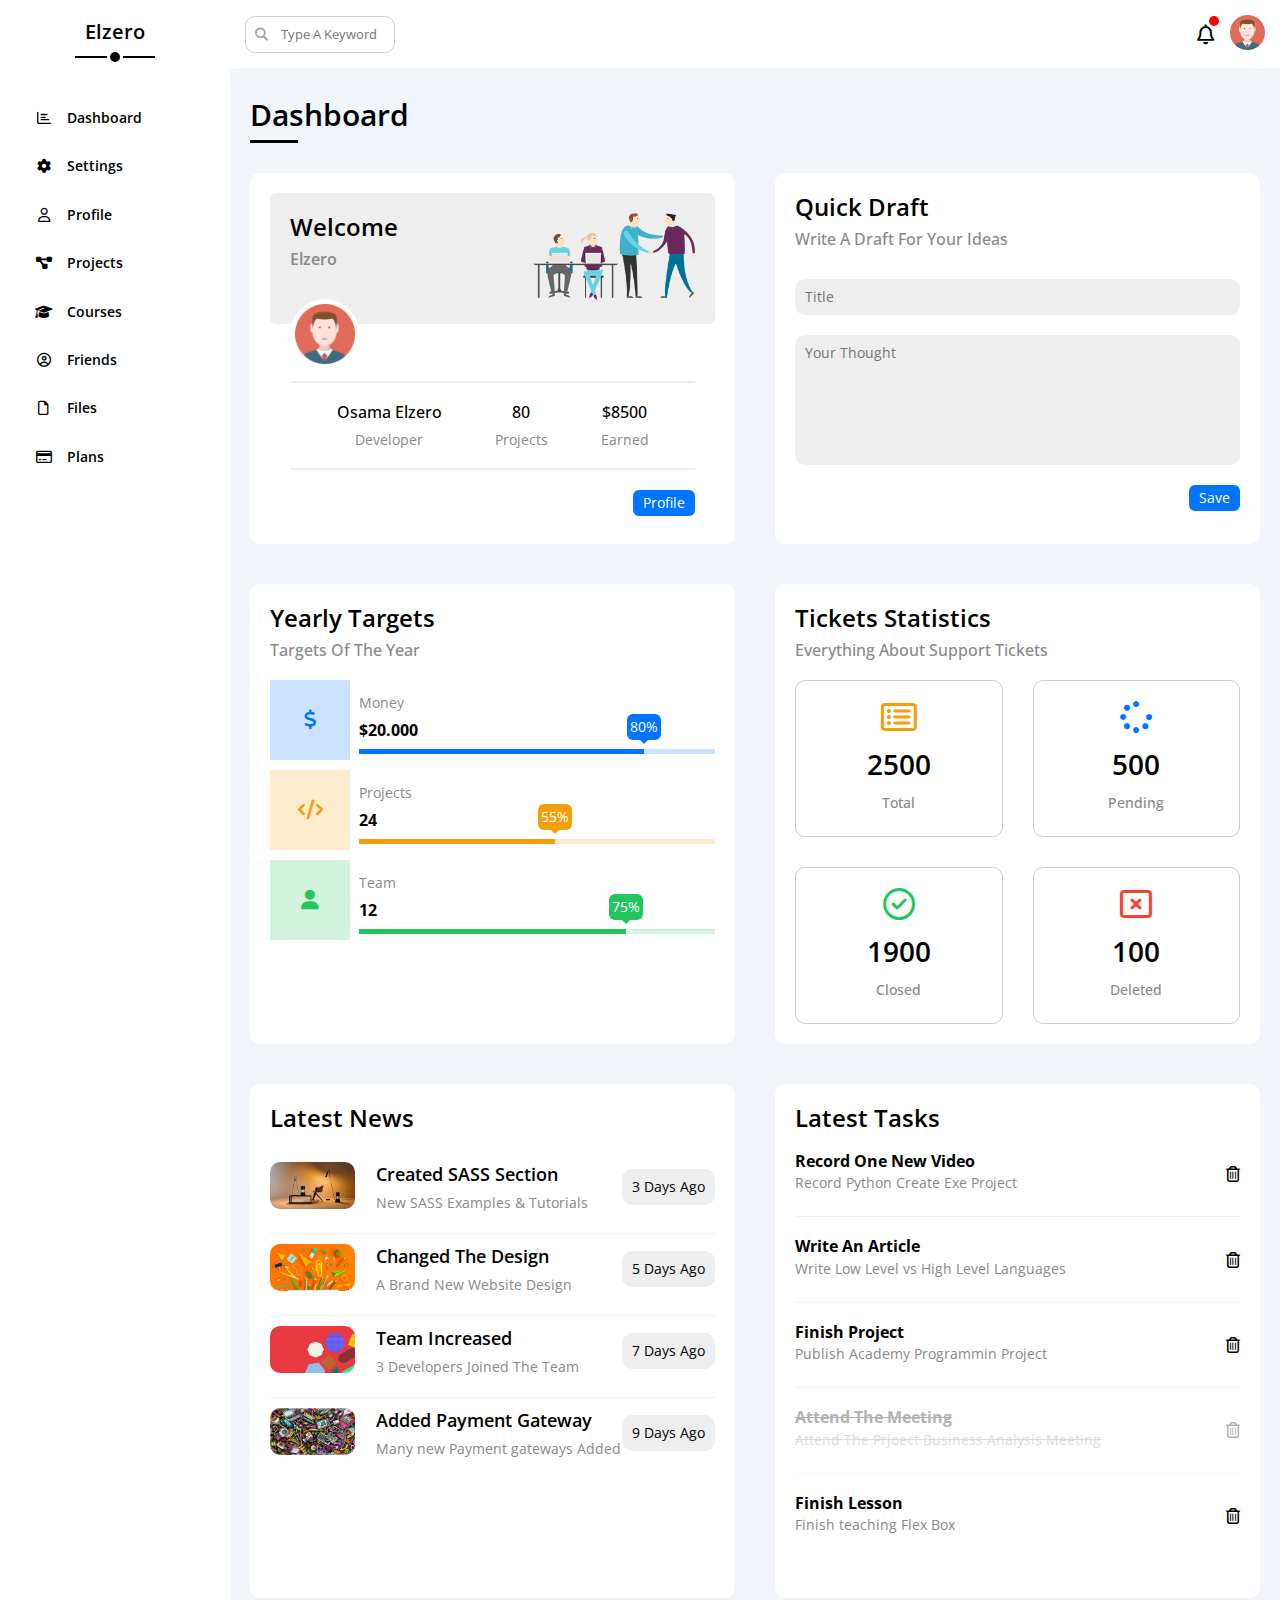
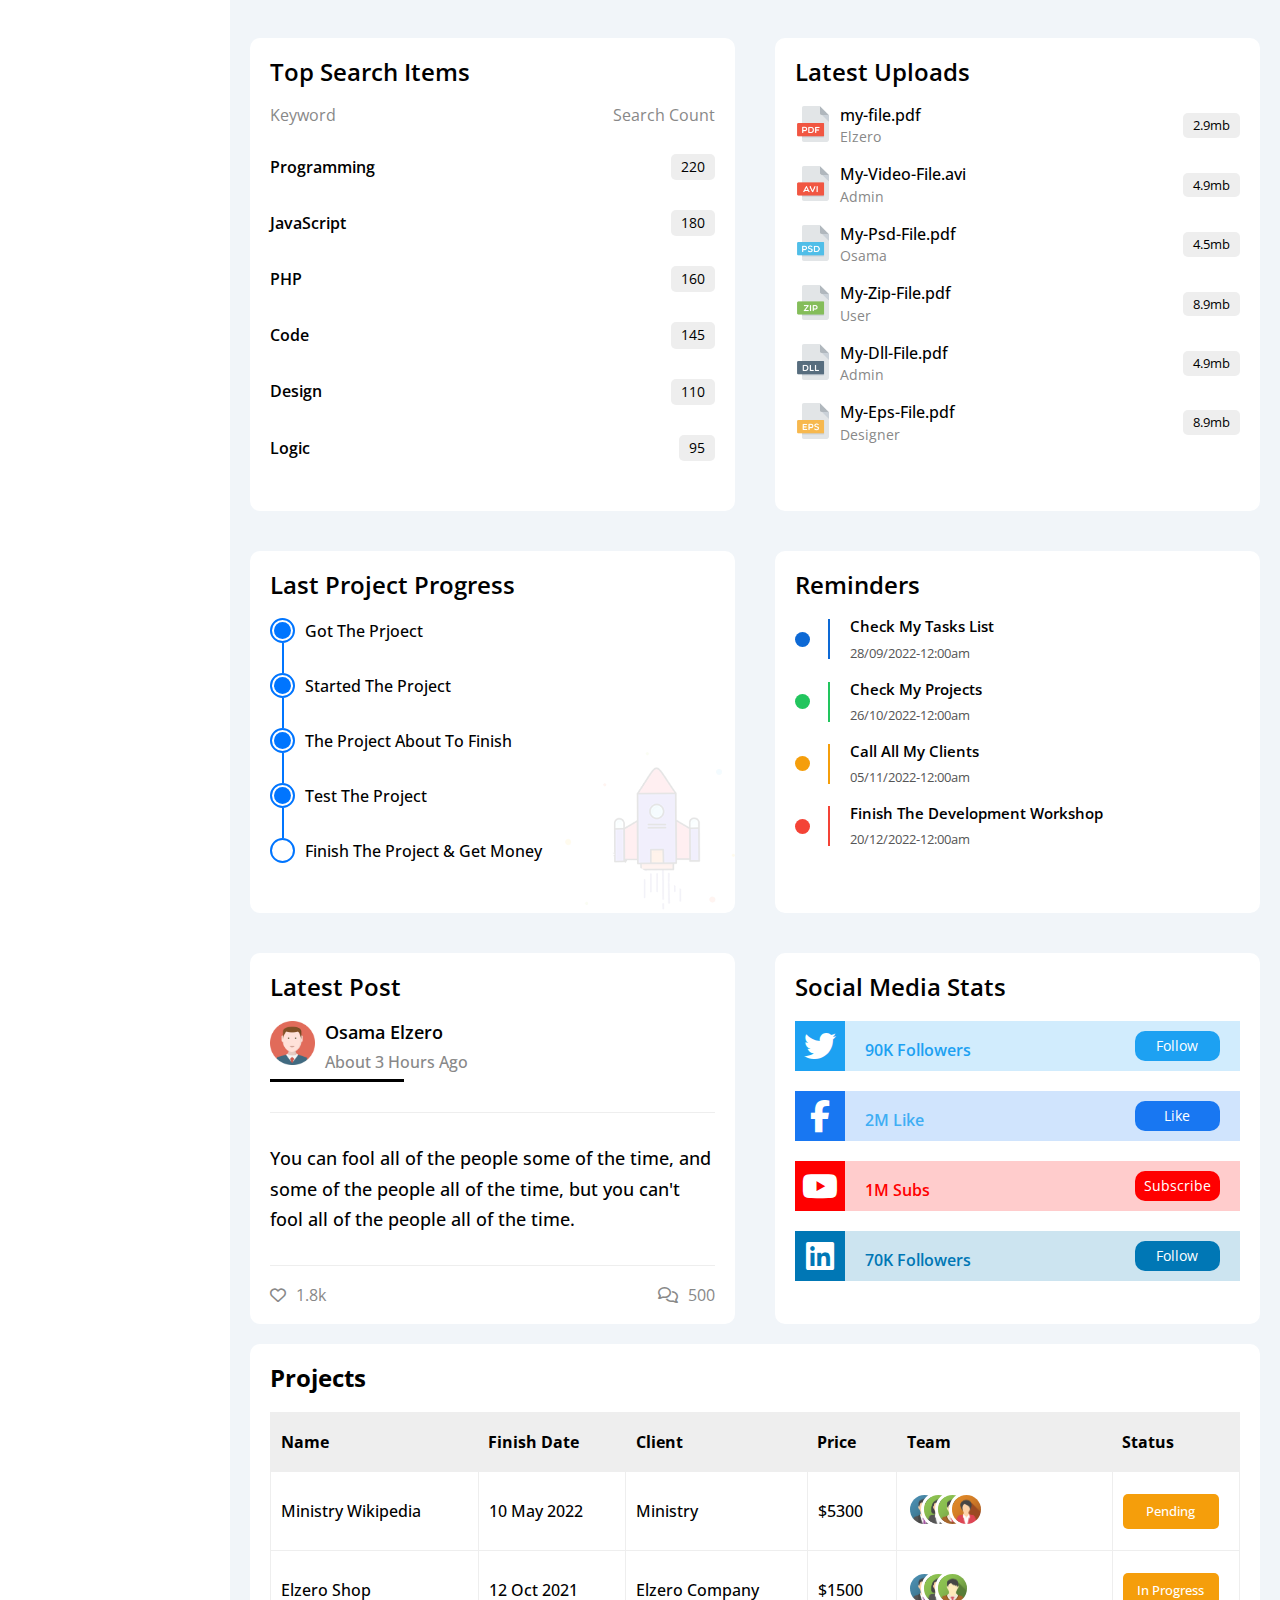
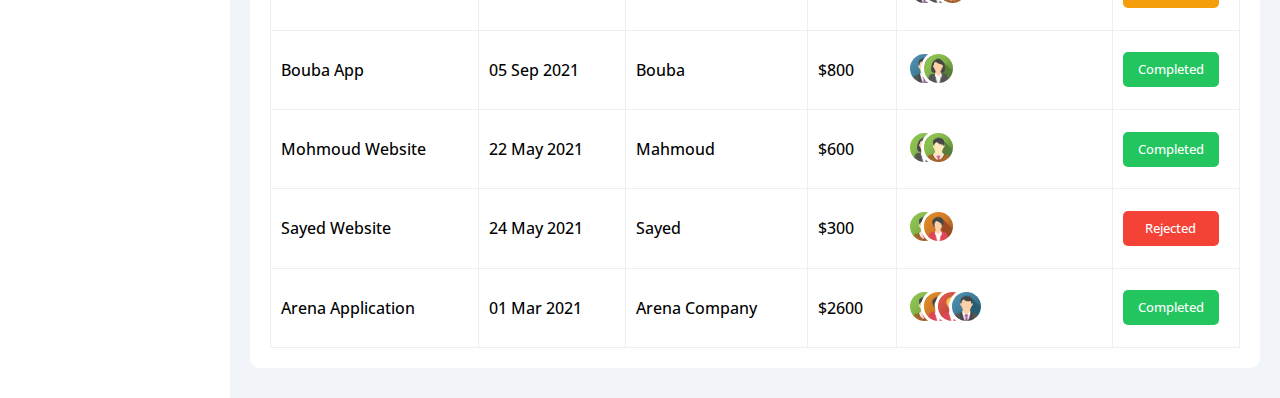
<file: HTML/index.html>
<!DOCTYPE html>
<html lang="en">
<head>
    <meta charset="UTF-8">
    <meta name="viewport" content="width=device-width, initial-scale=1.0">
    <title>Dashboard</title>
    <link rel="preconnect" href="https://fonts.googleapis.com">
    <link rel="preconnect" href="https://fonts.gstatic.com" crossorigin>
    <link href="https://fonts.googleapis.com/css2?family=Open+Sans:ital,wght@0,300..800;1,300..800&display=swap" rel="stylesheet">
    <link rel="stylesheet" href="../Css/dashboard.css">
    <link rel="stylesheet" href="../Css/all.css">
    <link rel="stylesheet" href="../Css/all.min.css">
    <link rel="stylesheet" href="../Css/normlize.css">
</head>
<body>
    <div class="left">
        <h2>Elzero</h2>
        <ul>
            <li><a href="dashboard.html"><i class="fa-regular fa-chart-bar fa-fw"></i> <span>Dashboard</span></a></li>
            <li><a href="setting.html"><i class="fa-solid fa-gear fa-fw"></i> <span>Settings</span></a></li>
            <li><a href="profile.html"><i class="fa-regular fa-user fa-fw"></i> <span>Profile</span></a></li>
            <li><a href="projects.html"><i class="fa-solid fa-diagram-project fa-fw"></i> <span>Projects</span></a></li>
            <li><a href="courses.html"><i class="fa-solid fa-graduation-cap fa-fw"></i> <span>Courses</span></a></li>
            <li><a href="friends.html"><i class="fa-regular fa-circle-user fa-fw"></i> <span>Friends</span></a></li>
            <li><a href="Files.html"><i class="fa-regular fa-file fa-fw"></i> <span>Files</span></a></li>
            <li><a href="Plans.html"><i class="fa-regular fa-credit-card fa-fw"></i> <span>Plans</span></a></li>
        </ul>
    </div>
    <div class="right">
        <div class="header">
            <div class="search">
                <i class="fa-solid fa-magnifying-glass"></i>
                <input type="text" placeholder="Type A Keyword">
            </div>
            <div class="right-side">
                <i class="fa-regular fa-bell fa-lg"><span></span></i>
                <div class="image"><img src="../Pictures/avatar.png" alt="" width="35px"></div>
            </div>
        </div>
        <div class="dashboard">
            <h2 class="head">Dashboard</h2>
            <div class="content">
                <div class="card">
                    <div class="top">
                        <div class="txt">
                            <h2>Welcome</h2>
                            <p>Elzero</p>
                        </div>
                        <div class="image"><img src="../Pictures/welcome.png" alt=""></div>
                    </div>
                    <div class="bottom">
                        <div class="image"><img src="../Pictures/avatar.png" alt=""></div>
                        <div class="experience">
                            <div>
                                <h2>Osama Elzero</h2>
                                <p>Developer</p>
                            </div>
                            <div>
                                <h2>80</h2>
                                <p>Projects</p>
                            </div>
                            <div>
                                <h2>$8500</h2>
                                <p>Earned</p>
                            </div>
                        </div>
                        <button>Profile</button>
                    </div>
                </div>
                <div class="card">
                    <h2 class="title">Quick Draft</h2>
                    <p>Write A Draft For Your Ideas</p>
                    <form>
                        <input type="text" placeholder="Title">
                        <textarea name="" id="" placeholder="Your Thought"></textarea>
                        <input type="submit" value="Save">
                    </form>
                </div>
                <div class="card">
                    <h2>Yearly Targets</h2>
                    <p>Targets Of The Year</p>
                    <div class="targets">
                        <div class="parent">
                            <i class="fa-solid fa-dollar-sign fa-lg c-blue"></i>
                            <div class="second">
                                <div>Money</div>
                                <div>$20.000</div>
                                <div><div class="last"></div></div>
                            </div>
                        </div>
                        <div class="parent">
                            <i class="fa-solid fa-code fa-lg c-orange"></i>
                            <div class="second">
                                <div>Projects</div>
                                <div>24</div>
                                <div><div class="last"></div></div>
                            </div>
                        </div>
                        <div class="parent">
                            <i class="fa-solid fa-user fa-lg c-green"></i>
                            <div class="second">
                                <div>Team</div>
                                <div>12</div>
                                <div><div class="last"></div></div>
                            </div>
                        </div>
                    </div>
                </div>
                <div class="card">
                    <h2 class="title">Tickets Statistics</h2>
                    <p>Everything About Support Tickets</p>
                    <div class="inform">
                        <div>
                            <i class="fa-regular fa-rectangle-list fa-2x mb-10 c-orange"></i>
                            <h3>2500</h3>
                            <p>Total</p>
                        </div>
                        <div>
                            <i class="fa-solid fa-spinner fa-2x mb-10 c-blue"></i>
                            <h3>500</h3>
                            <p>Pending</p>
                        </div>
                        <div>
                            <i class="fa-regular fa-circle-check fa-2x mb-10 c-green"></i>
                            <h3>1900</h3>
                            <p>Closed</p>
                        </div>
                        <div>
                            <i class="fa-regular fa-rectangle-xmark fa-2x mb-10 c-red"></i>
                            <h3>100</h3>
                            <p>Deleted</p>
                        </div>
                    </div>
                </div>
                <div class="card">
                    <h2 class="title">Latest News</h2>
                    <div class="news">
                        <div class="holding">
                            <div class="image"><img src="../Pictures/news-01.png" alt=""></div>
                            <div class="txt">
                                <div class="text">
                                    <h3>Created SASS Section</h3>
                                    <p>New SASS Examples & Tutorials</p>
                                </div>
                                <div class="time">3 Days Ago</div>
                            </div>
                        </div>
                        <div class="holding">
                            <div class="image"><img src="../Pictures/news-02.png" alt=""></div>
                            <div class="txt">
                                <div class="text">
                                    <h3>Changed The Design</h3>
                                    <p>A Brand New Website Design</p>
                                </div>
                                <div class="time">5 Days Ago</div>
                            </div>
                        </div>
                        <div class="holding">
                            <div class="image"><img src="../Pictures/news-03.png" alt=""></div>
                            <div class="txt">
                                <div class="text">
                                    <h3>Team Increased</h3>
                                    <p>3 Developers Joined The Team</p>
                                </div>
                                <div class="time">7 Days Ago</div>
                            </div>
                        </div>
                        <div class="holding">
                            <div class="image"><img src="../Pictures/news-04.png" alt=""></div>
                            <div class="txt">
                                <div class="text">
                                    <h3>Added Payment Gateway</h3>
                                    <p>Many new Payment gateways Added</p>
                                </div>
                                <div class="time">9 Days Ago</div>
                            </div>
                        </div>
                    </div>
                </div>
                <div class="card">
                    <h2 class="title">Latest Tasks</h2>
                    <div class="tasks">
                        <div class="task">
                            <div class="txt">
                                <h3>Record One New Video</h3>
                                <p>Record Python Create Exe Project</p>
                            </div>
                            <i class="fa-regular fa-trash-can delete"></i>
                        </div>
                        <div class="task">
                            <div class="txt">
                                <h3>Write An Article</h3>
                                <p>Write Low Level vs High Level Languages</p>
                            </div>
                            <i class="fa-regular fa-trash-can delete"></i>
                        </div>
                        <div class="task">
                            <div class="txt">
                                <h3>Finish Project</h3>
                                <p>Publish Academy Programmin Project</p>
                            </div>
                            <i class="fa-regular fa-trash-can delete"></i>
                        </div>
                        <div class="task">
                            <div class="txt">
                                <h3>Attend The Meeting</h3>
                                <p>Attend The Prjoect Business Analysis Meeting</p>
                            </div>
                            <i class="fa-regular fa-trash-can delete"></i>
                        </div>
                        <div class="task">
                            <div class="txt">
                                <h3>Finish Lesson</h3>
                                <p>Finish teaching Flex Box</p>
                            </div>
                            <i class="fa-regular fa-trash-can delete"></i>
                        </div>
                    </div>
                </div>
                <div class="card">
                    <h2 class="title">Top Search Items</h2>
                    <div class="items">
                        <div class="headding"><span>Keyword</span><span>Search Count</span></div>
                        <div><span>Programming</span> <span>220</span></div>
                        <div><span>JavaScript</span> <span>180</span></div>
                        <div><span>PHP</span> <span>160</span></div>
                        <div><span>Code</span> <span>145</span></div>
                        <div><span>Design</span> <span>110</span></div>
                        <div><span>Logic</span> <span>95</span></div>
                    </div>
                </div>
                <div class="card">
                    <h2 class="title">Latest Uploads</h2>
                    <div class="uploads">
                        <div class="upload">
                            <div class="image"><img src="../Pictures/pdf.png" alt=""></div>
                            <div class="txt">
                                <div class="text">
                                    <h3>my-file.pdf</h3>
                                    <p>Elzero</p>
                                </div>
                                <div class="type">2.9mb</div>
                            </div>
                        </div>
                        <div class="upload">
                            <div class="image"><img src="../Pictures/avi.png" alt=""></div>
                            <div class="txt">
                                <div class="text">
                                    <h3>My-Video-File.avi</h3>
                                    <p>Admin</p>
                                </div>
                                <div class="type">4.9mb</div>
                            </div>
                        </div>
                        <div class="upload">
                            <div class="image"><img src="../Pictures/psd.png" alt=""></div>
                            <div class="txt">
                                <div class="text">
                                    <h3>My-Psd-File.pdf</h3>
                                    <p>Osama</p>
                                </div>
                                <div class="type">4.5mb</div>
                            </div>
                        </div>
                        <div class="upload">
                            <div class="image"><img src="../Pictures/zip.png" alt=""></div>
                            <div class="txt">
                                <div class="text">
                                    <h3>My-Zip-File.pdf</h3>
                                    <p>User</p>
                                </div>
                                <div class="type">8.9mb</div>
                            </div>
                        </div>
                        <div class="upload">
                            <div class="image"><img src="../Pictures/dll.png" alt=""></div>
                            <div class="txt">
                                <div class="text">
                                    <h3>My-Dll-File.pdf</h3>
                                    <p>Admin</p>
                                </div>
                                <div class="type">4.9mb</div>
                            </div>
                        </div>
                        <div class="upload">
                            <div class="image"><img src="../Pictures/eps.png" alt=""></div>
                            <div class="txt">
                                <div class="text">
                                    <h3>My-Eps-File.pdf</h3>
                                    <p>Designer</p>
                                </div>
                                <div class="type">8.9mb</div>
                            </div>
                        </div>
                    </div>
                </div>
                <div class="card" style="position: relative;">
                    <h2 class="title">Last Project Progress</h2>
                    <div class="projects">
                        <div class="project">
                            <span></span><div>Got The Prjoect</div>
                        </div>
                        <div class="project">
                            <span></span><div>Started The Project</div>
                        </div>
                        <div class="project">
                            <span></span><div>The Project About To Finish</div>
                        </div>
                        <div class="project">
                            <span></span><div>Test The Project</div>
                        </div>
                        <div class="project">
                            <span></span><div>Finish The Project & Get Money</div>
                        </div>
                    </div>
                    <img src="../Pictures/project.png" alt="">
                </div>
                <div class="card">
                    <h2 class="title">Reminders</h2>
                    <div class="reminds">
                        <div class="remind">
                            <span></span>
                            <div>
                                <p>Check My Tasks List</p>
                                <p>28/09/2022-12:00am</p>
                            </div>
                        </div>
                        <div class="remind">
                            <span></span>
                            <div>
                                <p>Check My Projects</p>
                                <p>26/10/2022-12:00am</p>
                            </div>
                        </div>
                        <div class="remind">
                            <span></span>
                            <div>
                                <p>Call All My Clients</p>
                                <p>05/11/2022-12:00am</p>
                            </div>
                        </div>
                        <div class="remind">
                            <span></span>
                            <div>
                                <p>Finish The Development Workshop</p>
                                <p>20/12/2022-12:00am</p>
                            </div>
                        </div>
                    </div>
                </div>
                <div class="card">
                    <h2 class="title">Latest Post</h2>
                    <div class="post">
                        <div class="head">
                            <div class="image"><img src="../Pictures/avatar.png" alt=""></div>
                            <div class="txt">
                                <p>Osama Elzero</p>
                                <p>About 3 Hours Ago</p>
                            </div>
                        </div>
                        <div class="txt"> You can fool all of the people some of the time, and some of the people all of the time, but you can't fool all of the people all of the time. </div>
                        <div class="foot">
                            <span><i class="fa-regular fa-heart"></i>1.8k</span>
                            <span><i class="fa-regular fa-comments"></i>500</span>
                        </div>
                    </div>
                </div>
                <div class="card">
                    <h2 class="title">Social Media Stats</h2>
                    <div class="links">
                        <div class="link">
                            <i class="fa-brands fa-twitter fa-2x c-white h-full center-flex"></i>
                            <div class="txt">
                                <p>90K Followers</p>
                                <div>Follow</div>
                            </div>
                        </div>
                        <div class="link">
                            <i class="fa-brands fa-facebook-f fa-2x c-white h-full center-flex"></i>
                            <div class="txt">
                                <p>2M Like</p>
                                <div>Like</div>
                            </div>
                        </div>
                        <div class="link">
                            <i class="fa-brands fa-youtube fa-2x c-white h-full center-flex"></i>
                            <div class="txt">
                                <p>1M Subs</p>
                                <div>Subscribe</div>
                            </div>
                        </div>
                        <div class="link">
                            <i class="fa-brands fa-linkedin fa-2x c-white h-full center-flex"></i>
                            <div class="txt">
                                <p>70K Followers</p>
                                <div>Follow</div>
                            </div>
                        </div>
                    </div>
                </div>
            </div>
            <div class="card">
                <h2 class="title">Projects</h2>
                <table>
                    <thead>
                        <tr>
                            <th>Name</th>
                            <th>Finish Date</th>
                            <th>Client</th>
                            <th>Price</th>
                            <th>Team</th>
                            <th>Status</th>
                        </tr>
                    </thead>
                    <tbody>
                        <tr>
                            <td>Ministry Wikipedia</td>
                            <td>10 May 2022</td>
                            <td>Ministry</td>
                            <td>$5300</td>
                            <td>
                                <img src="../Pictures/team-01.png" alt="">
                                <img src="../Pictures/team-02.png" alt="" style="left: -25px;">
                                <img src="../Pictures/team-03.png" alt="" style="left: -50px;">
                                <img src="../Pictures/team-04.png" alt="" style="left: -75px;">
                            </td>
                            <td><div>Pending</div></td>
                        </tr>
                        <tr>
                            <td>Elzero Shop</td>
                            <td>12 Oct 2021</td>
                            <td>Elzero Company</td>
                            <td>$1500</td>
                            <td>
                                <img src="../Pictures/team-01.png" alt="">
                                <img src="../Pictures/team-02.png" alt="" style="left: -25px;">
                                <img src="../Pictures/team-03.png" alt="" style="left: -50px;">
                            </td>
                            <td><div>In Progress</div></td>
                        </tr>
                        <tr>
                            <td>Bouba App</td>
                            <td>05 Sep 2021</td>
                            <td>Bouba</td>
                            <td>$800</td>
                            <td>
                                <img src="../Pictures/team-01.png" alt="">
                                <img src="../Pictures/team-02.png" alt="" style="left: -25px;">
                            </td>
                            <td><div>Completed</div></td>
                        </tr>
                        <tr>
                            <td>Mohmoud Website</td>
                            <td>22 May 2021</td>
                            <td>Mahmoud</td>
                            <td>$600</td>
                            <td>
                                <img src="../Pictures/team-02.png" alt="">
                                <img src="../Pictures/team-03.png" alt="" style="left: -25px;">
                            </td>
                            <td><div>Completed</div></td>
                        </tr>
                        <tr>
                            <td>Sayed Website</td>
                            <td>24 May 2021</td>
                            <td>Sayed</td>
                            <td>$300</td>
                            <td>
                                <img src="../Pictures/team-03.png" alt="">
                                <img src="../Pictures/team-04.png" alt="" style="left: -25px;">
                            </td>
                            <td><div>Rejected</div></td>
                        </tr>
                        <tr>
                            <td>Arena Application</td>
                            <td>01 Mar 2021</td>
                            <td>Arena Company</td>
                            <td>$2600</td>
                            <td>
                                <img src="../Pictures/team-03.png" alt="">
                                <img src="../Pictures/team-04.png" alt="" style="left: -25px;">
                                <img src="../Pictures/team-05.png" alt="" style="left: -50px;">
                                <img src="../Pictures/team-01.png" alt="" style="left: -75px;">
                            </td>
                            <td><div>Completed</div></td>
                        </tr>
                    </tbody>
                </table>
            </div>
        </div>
    </div>
</body>
</html>
</file>
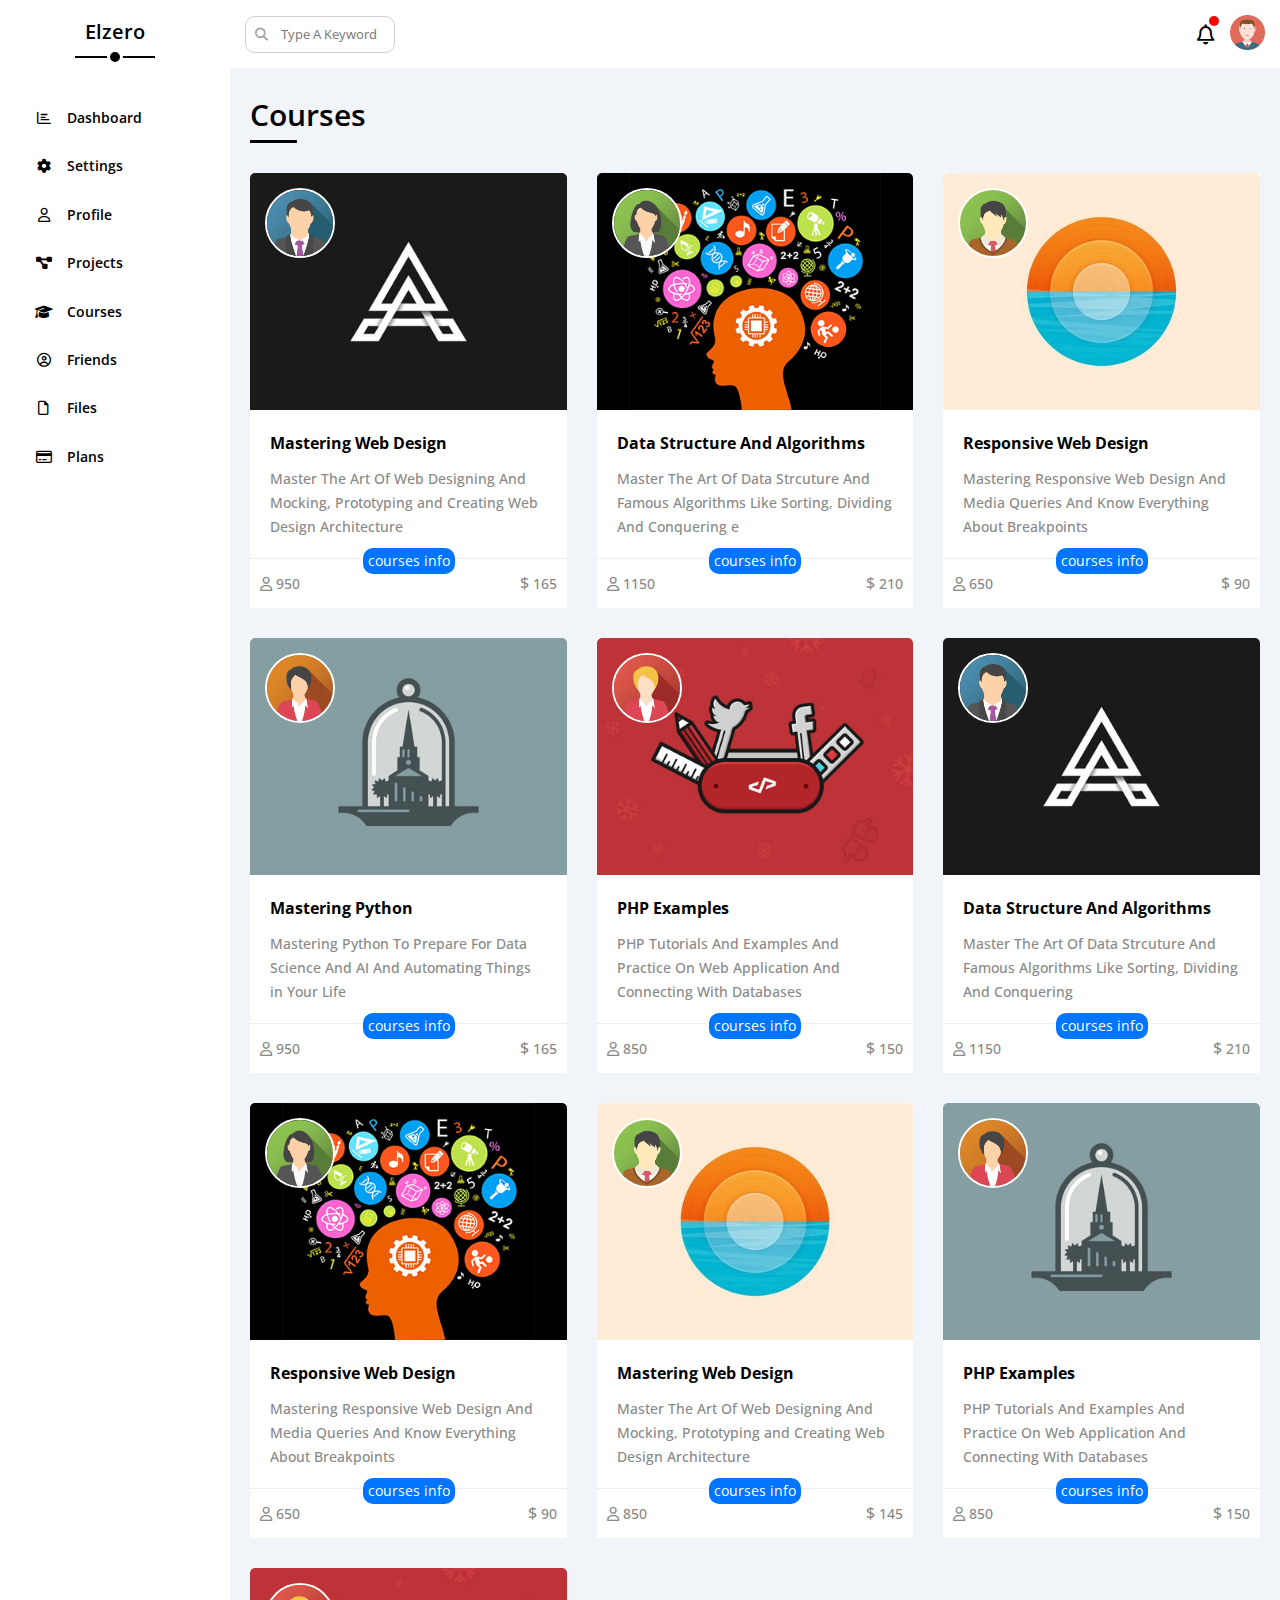
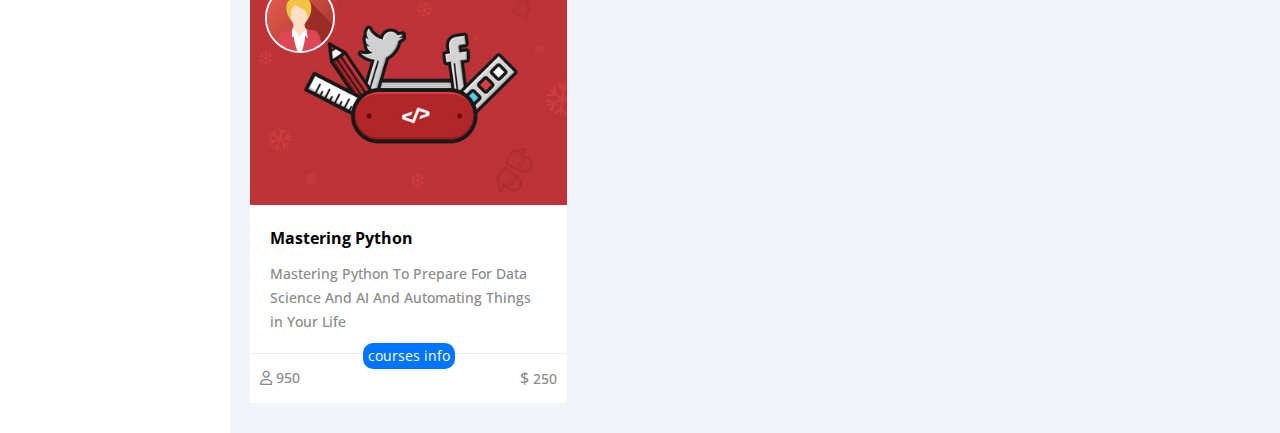
<file: HTML/courses.html>
<!DOCTYPE html>
<html lang="en">
<head>
    <meta charset="UTF-8">
    <meta name="viewport" content="width=device-width, initial-scale=1.0">
    <title>Courses</title>
    <link rel="preconnect" href="https://fonts.googleapis.com">
    <link rel="preconnect" href="https://fonts.gstatic.com" crossorigin>
    <link href="https://fonts.googleapis.com/css2?family=Open+Sans:ital,wght@0,300..800;1,300..800&display=swap" rel="stylesheet">
    <link rel="stylesheet" href="../Css/courses.css">
    <link rel="stylesheet" href="../Css/all.css">
    <link rel="stylesheet" href="../Css/all.min.css">
    <link rel="stylesheet" href="../Css/normlize.css">
</head>
<body>
    <div class="left">
        <h2>Elzero</h2>
        <ul>
            <li><a href="dashboard.html"><i class="fa-regular fa-chart-bar fa-fw"></i> <span>Dashboard</span></a></li>
            <li><a href="setting.html"><i class="fa-solid fa-gear fa-fw"></i> <span>Settings</span></a></li>
            <li><a href="profile.html"><i class="fa-regular fa-user fa-fw"></i> <span>Profile</span></a></li>
            <li><a href="projects.html"><i class="fa-solid fa-diagram-project fa-fw"></i> <span>Projects</span></a></li>
            <li><a href="courses.html"><i class="fa-solid fa-graduation-cap fa-fw"></i> <span>Courses</span></a></li>
            <li><a href="friends.html"><i class="fa-regular fa-circle-user fa-fw"></i> <span>Friends</span></a></li>
            <li><a href="Files.html"><i class="fa-regular fa-file fa-fw"></i> <span>Files</span></a></li>
            <li><a href="Plans.html"><i class="fa-regular fa-credit-card fa-fw"></i> <span>Plans</span></a></li>
        </ul>
    </div>
    <div class="right">
        <div class="header">
            <div class="search">
                <i class="fa-solid fa-magnifying-glass"></i>
                <input type="text" placeholder="Type A Keyword">
            </div>
            <div class="right-side">
                <i class="fa-regular fa-bell fa-lg"><span></span></i>
                <div class="image"><img src="../Pictures/avatar.png" alt="" width="35px"></div>
            </div>
        </div>
        <div class="courses">
            <h2 class="head">Courses</h2>
            <div class="content">
                <div class="box">
                    <img src="../Pictures/team-01.png" alt="" class="client">
                    <div class="top">
                        <img src="../Pictures/course-01.jpg" alt="">
                    </div>
                    <div class="bottom">
                        <div class="txt">
                            <h3>Mastering Web Design</h3>
                            <p>Master The Art Of Web Designing And Mocking, Prototyping and Creating Web Design Architecture</p>
                        </div>
                        <div class="info">courses info</div>
                        <div class="row">
                            <span><span><i class="fa-regular fa-user"></i></span> 950</span>
                            <span><span class="inside">$</span> 165</span>
                        </div>
                    </div>
                </div>
                <div class="box">
                    <img src="../Pictures/team-02.png" alt="" class="client">
                    <div class="top">
                        <img src="../Pictures/course-02.jpg" alt="">
                    </div>
                    <div class="bottom">
                        <div class="txt">
                            <h3>Data Structure And Algorithms</h3>
                            <p> Master The Art Of Data Strcuture And Famous Algorithms Like Sorting, Dividing And Conquering e</p>
                        </div>
                        <div class="info">courses info</div>
                        <div class="row">
                            <span><span><i class="fa-regular fa-user"></i></span> 1150</span>
                            <span><span class="inside">$</span> 210</span>
                        </div>
                    </div>
                </div>
                <div class="box">
                    <img src="../Pictures/team-03.png" alt="" class="client">
                    <div class="top">
                        <img src="../Pictures/course-03.jpg" alt="">
                    </div>
                    <div class="bottom">
                        <div class="txt">
                            <h3>Responsive Web Design</h3>
                            <p> Mastering Responsive Web Design And Media Queries And Know Everything About Breakpoints </p>
                        </div>
                        <div class="info">courses info</div>
                        <div class="row">
                            <span><span><i class="fa-regular fa-user"></i></span> 650</span>
                            <span><span class="inside">$</span> 90</span>
                        </div>
                    </div>
                </div>
                <div class="box">
                    <img src="../Pictures/team-04.png" alt="" class="client">
                    <div class="top">
                        <img src="../Pictures/course-04.jpg" alt="">
                    </div>
                    <div class="bottom">
                        <div class="txt">
                            <h3>Mastering Python</h3>
                            <p> Mastering Python To Prepare For Data Science And AI And Automating Things in Your Life </p>
                        </div>
                        <div class="info">courses info</div>
                        <div class="row">
                            <span><span><i class="fa-regular fa-user"></i></span> 950</span>
                            <span><span class="inside">$</span> 165</span>
                        </div>
                    </div>
                </div>
                <div class="box">
                    <img src="../Pictures/team-05.png" alt="" class="client">
                    <div class="top">
                        <img src="../Pictures/course-05.jpg" alt="">
                    </div>
                    <div class="bottom">
                        <div class="txt">
                            <h3>PHP Examples</h3>
                            <p> PHP Tutorials And Examples And Practice On Web Application And Connecting With Databases </p>
                        </div>
                        <div class="info">courses info</div>
                        <div class="row">
                            <span><span><i class="fa-regular fa-user"></i></span> 850</span>
                            <span><span class="inside">$</span> 150</span>
                        </div>
                    </div>
                </div>
                <div class="box">
                    <img src="../Pictures/team-01.png" alt="" class="client">
                    <div class="top">
                        <img src="../Pictures/course-01.jpg" alt="">
                    </div>
                    <div class="bottom">
                        <div class="txt">
                            <h3>Data Structure And Algorithms</h3>
                            <p> Master The Art Of Data Strcuture And Famous Algorithms Like Sorting, Dividing And Conquering </p>
                        </div>
                        <div class="info">courses info</div>
                        <div class="row">
                            <span><span><i class="fa-regular fa-user"></i></span> 1150</span>
                            <span><span class="inside">$</span> 210</span>
                        </div>
                    </div>
                </div>
                <div class="box">
                    <img src="../Pictures/team-02.png" alt="" class="client">
                    <div class="top">
                        <img src="../Pictures/course-02.jpg" alt="">
                    </div>
                    <div class="bottom">
                        <div class="txt">
                            <h3>Responsive Web Design</h3>
                            <p> Mastering Responsive Web Design And Media Queries And Know Everything About Breakpoints </p>
                        </div>
                        <div class="info">courses info</div>
                        <div class="row">
                            <span><span><i class="fa-regular fa-user"></i></span> 650</span>
                            <span><span class="inside">$</span> 90</span>
                        </div>
                    </div>
                </div>
                <div class="box">
                    <img src="../Pictures/team-03.png" alt="" class="client">
                    <div class="top">
                        <img src="../Pictures/course-03.jpg" alt="">
                    </div>
                    <div class="bottom">
                        <div class="txt">
                            <h3>Mastering Web Design</h3>
                            <p>Master The Art Of Web Designing And Mocking, Prototyping and Creating Web Design Architecture</p>
                        </div>
                        <div class="info">courses info</div>
                        <div class="row">
                            <span><span><i class="fa-regular fa-user"></i></span> 850</span>
                            <span><span class="inside">$</span> 145</span>
                        </div>
                    </div>
                </div>
                <div class="box">
                    <img src="../Pictures/team-04.png" alt="" class="client">
                    <div class="top">
                        <img src="../Pictures/course-04.jpg" alt="">
                    </div>
                    <div class="bottom">
                        <div class="txt">
                            <h3>PHP Examples</h3>
                            <p> PHP Tutorials And Examples And Practice On Web Application And Connecting With Databases </p>
                        </div>
                        <div class="info">courses info</div>
                        <div class="row">
                            <span><span><i class="fa-regular fa-user"></i></span> 850</span>
                            <span><span class="inside">$</span> 150</span>
                        </div>
                    </div>
                </div>
                <div class="box">
                    <img src="../Pictures/team-05.png" alt="" class="client">
                    <div class="top">
                        <img src="../Pictures/course-05.jpg" alt="">
                    </div>
                    <div class="bottom">
                        <div class="txt">
                            <h3>Mastering Python</h3>
                            <p> Mastering Python To Prepare For Data Science And AI And Automating Things in Your Life </p>
                        </div>
                        <div class="info">courses info</div>
                        <div class="row">
                            <span><span><i class="fa-regular fa-user"></i></span> 950</span>
                            <span><span class="inside">$</span> 250</span>
                        </div>
                    </div>
                </div>
            </div>
        </div>
    </div>
</body>
</html>
</file>
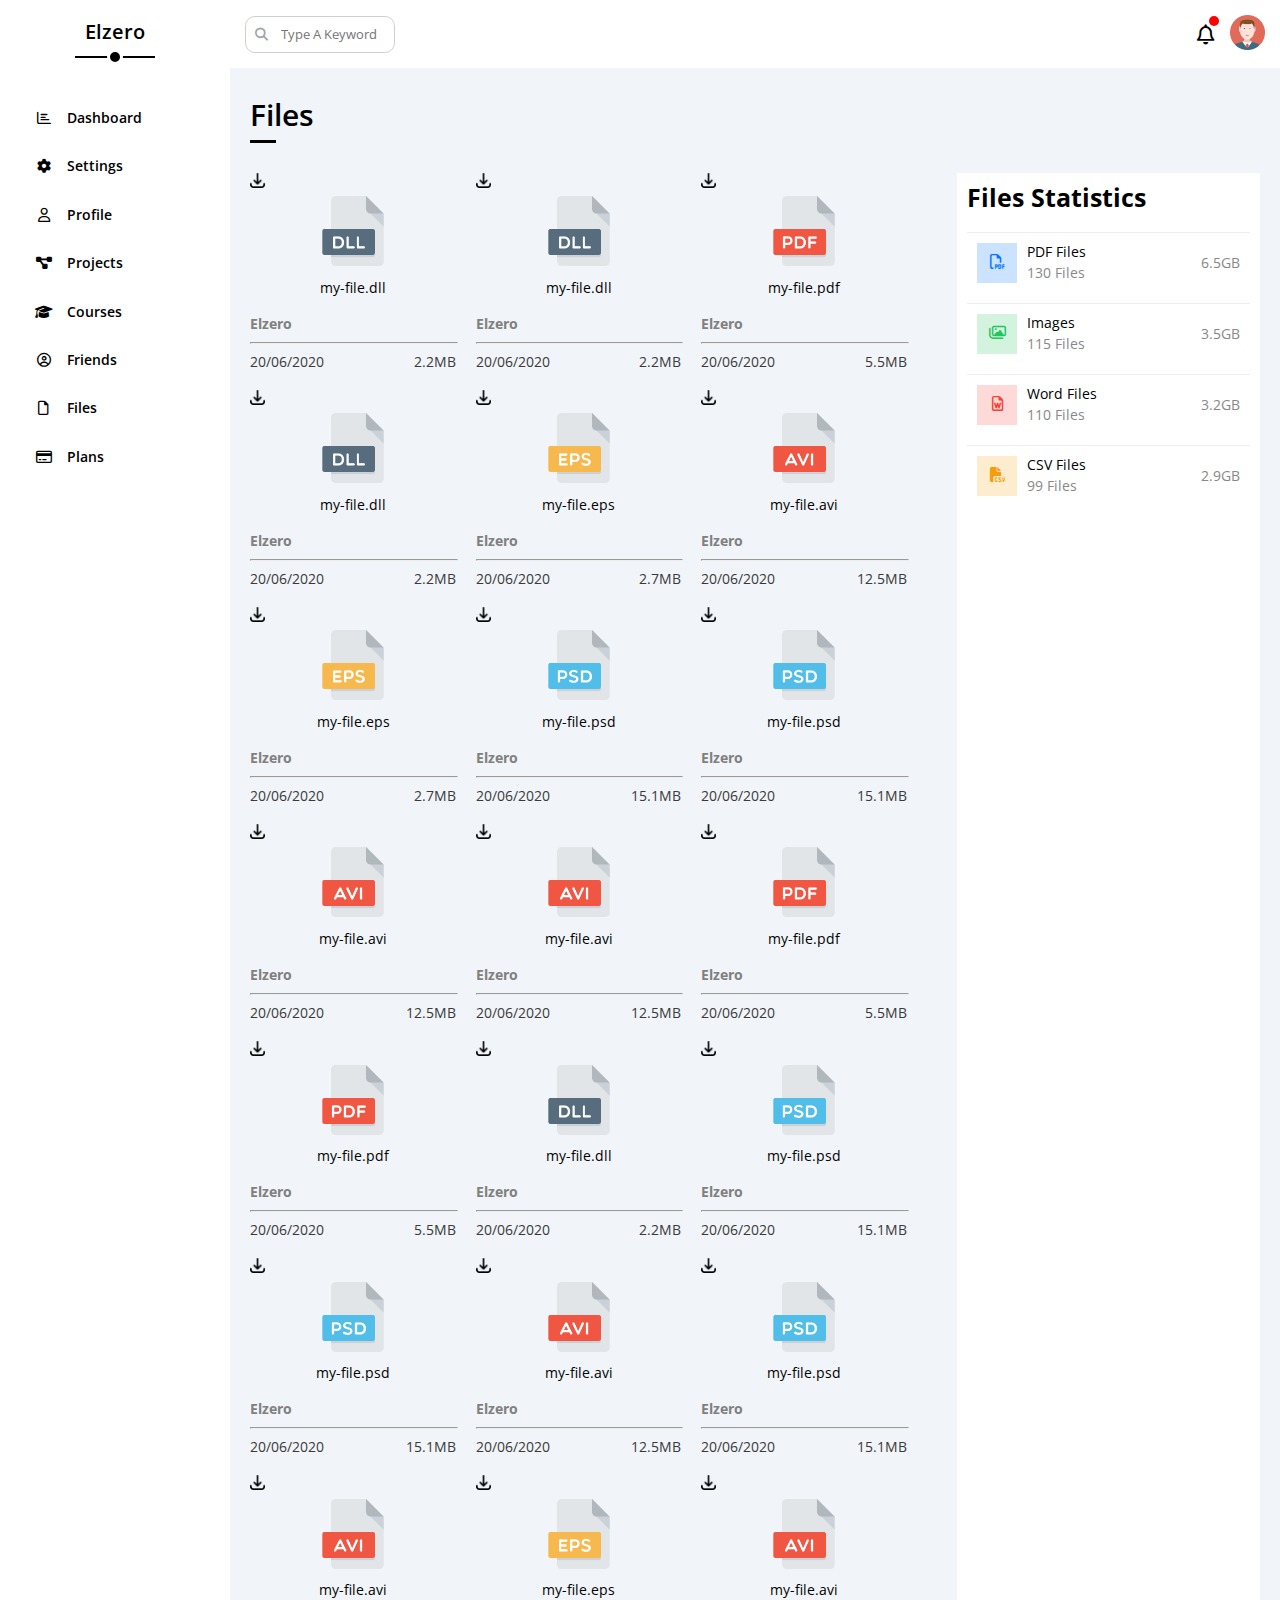
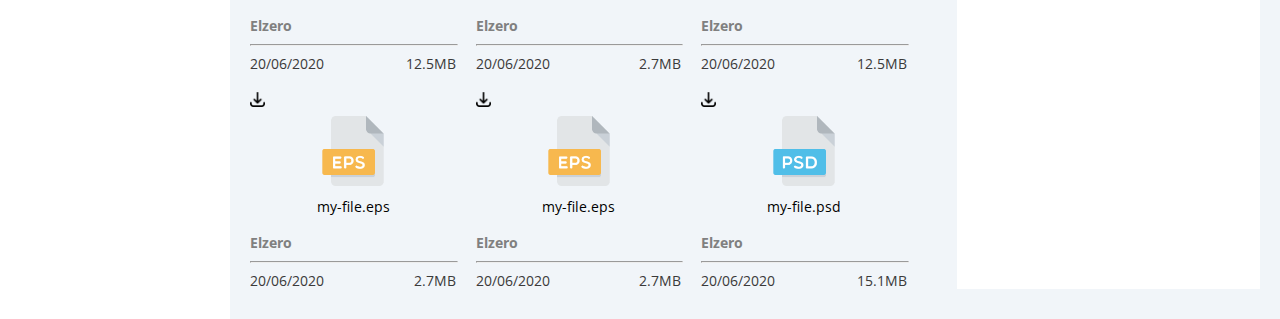
<file: HTML/files.html>
<!DOCTYPE html>
<html lang="en">
  <head>
    <meta charset="UTF-8" />
    <meta name="viewport" content="width=device-width, initial-scale=1.0" />
    <title>Files</title>
    <link rel="preconnect" href="https://fonts.googleapis.com" />
    <link rel="preconnect" href="https://fonts.gstatic.com" crossorigin />
    <link
      href="https://fonts.googleapis.com/css2?family=Open+Sans:ital,wght@0,300..800;1,300..800&display=swap"
      rel="stylesheet"
    />
    <link rel="stylesheet" href="../Css/files.css" />
    <link rel="stylesheet" href="../Css/all.css" />
    <link rel="stylesheet" href="../Css/all.min.css" />
    <link rel="stylesheet" href="../Css/normlize.css" />
    <style></style>
  </head>
  <body>
    <div class="left">
      <h2>Elzero</h2>
      <ul>
        <li>
          <a href="dashboard.html"
            ><i class="fa-regular fa-chart-bar fa-fw"></i>
            <span>Dashboard</span></a
          >
        </li>
        <li>
          <a href="setting.html"
            ><i class="fa-solid fa-gear fa-fw"></i> <span>Settings</span></a
          >
        </li>
        <li>
          <a href="profile.html"
            ><i class="fa-regular fa-user fa-fw"></i> <span>Profile</span></a
          >
        </li>
        <li>
          <a href="projects.html"
            ><i class="fa-solid fa-diagram-project fa-fw"></i>
            <span>Projects</span></a
          >
        </li>
        <li>
          <a href="courses.html"
            ><i class="fa-solid fa-graduation-cap fa-fw"></i>
            <span>Courses</span></a
          >
        </li>
        <li>
          <a href="friends.html"
            ><i class="fa-regular fa-circle-user fa-fw"></i>
            <span>Friends</span></a
          >
        </li>
        <li>
          <a href="Files.html"
            ><i class="fa-regular fa-file fa-fw"></i> <span>Files</span></a
          >
        </li>
        <li>
          <a href="Plans.html"
            ><i class="fa-regular fa-credit-card fa-fw"></i>
            <span>Plans</span></a
          >
        </li>
      </ul>
    </div>
    <div class="right">
      <div class="header">
        <div class="search">
          <i class="fa-solid fa-magnifying-glass"></i>
          <input type="text" placeholder="Type A Keyword" />
        </div>
        <div class="right-side">
          <i class="fa-regular fa-bell fa-lg"><span></span></i>
          <div class="image">
            <img src="../Pictures/avatar.png" alt="" width="35px" />
          </div>
        </div>
      </div>
      <div class="files">
        <h2 class="head">Files</h2>
        <div class="files-container">
          <div class="content"></div>
          <div class="slide">
            <h2>Files Statistics</h2>
            <ul>
              <li>
                <i
                  class="fa-regular fa-file-pdf fa-lg blue center-flex c-blue icon pdf"
                ></i>
                <div class="txt">
                  <div><span>PDF Files</span><span>130 Files</span></div>
                  <div>6.5GB</div>
                </div>
              </li>
              <li>
                <i
                  class="fa-regular fa-images fa-lg green center-flex c-green icon img"
                ></i>
                <div class="txt">
                  <div><span>Images</span><span>115 Files</span></div>
                  <div>3.5GB</div>
                </div>
              </li>
              <li>
                <i
                  class="fa-regular fa-file-word fa-lg red center-flex c-red icon word"
                ></i>
                <div class="txt">
                  <div><span>Word Files</span><span>110 Files</span></div>
                  <div>3.2GB</div>
                </div>
              </li>
              <li>
                <i
                  class="fa-solid fa-file-csv fa-lg orange center-flex c-orange icon csv"
                ></i>
                <div class="txt">
                  <div><span>CSV Files</span><span>99 Files</span></div>
                  <div>2.9GB</div>
                </div>
              </li>
            </ul>
          </div>
        </div>
      </div>
    </div>
    <script src="../main.js"></script>
  </body>
</html>
</file>
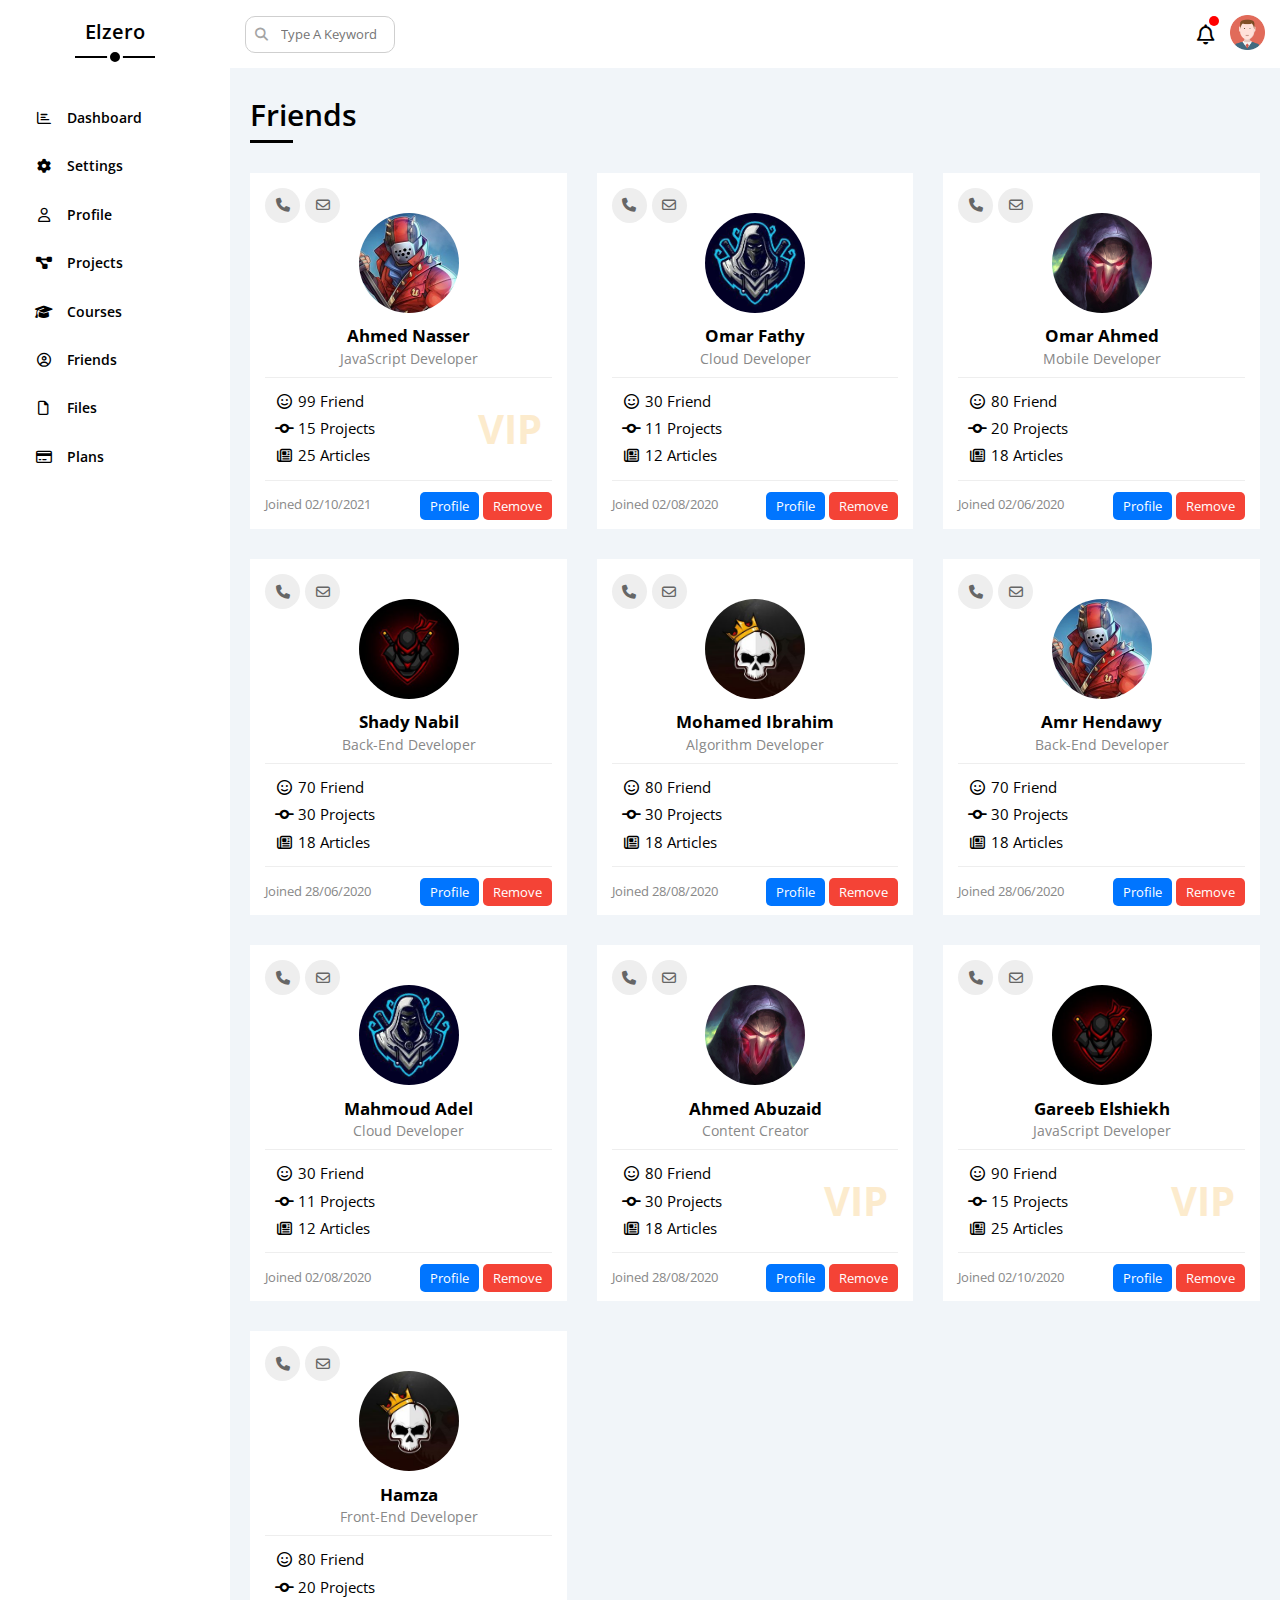
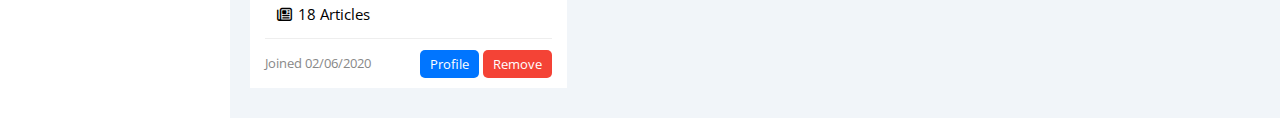
<file: HTML/friends.html>
<!DOCTYPE html>
<html lang="en">
<head>
    <meta charset="UTF-8">
    <meta name="viewport" content="width=device-width, initial-scale=1.0">
    <title>Friends</title>
    <link rel="preconnect" href="https://fonts.googleapis.com">
    <link rel="preconnect" href="https://fonts.gstatic.com" crossorigin>
    <link href="https://fonts.googleapis.com/css2?family=Open+Sans:ital,wght@0,300..800;1,300..800&display=swap" rel="stylesheet">
    <link rel="stylesheet" href="../Css/Friends.css">
    <link rel="stylesheet" href="../Css/all.css">
    <link rel="stylesheet" href="../Css/all.min.css">
    <link rel="stylesheet" href="../Css/normlize.css">
</head>
<body>
    <div class="left">
        <h2>Elzero</h2>
        <ul>
            <li><a href="dashboard.html"><i class="fa-regular fa-chart-bar fa-fw"></i> <span>Dashboard</span></a></li>
            <li><a href="setting.html"><i class="fa-solid fa-gear fa-fw"></i> <span>Settings</span></a></li>
            <li><a href="profile.html"><i class="fa-regular fa-user fa-fw"></i> <span>Profile</span></a></li>
            <li><a href="projects.html"><i class="fa-solid fa-diagram-project fa-fw"></i> <span>Projects</span></a></li>
            <li><a href="courses.html"><i class="fa-solid fa-graduation-cap fa-fw"></i> <span>Courses</span></a></li>
            <li><a href="friends.html"><i class="fa-regular fa-circle-user fa-fw"></i> <span>Friends</span></a></li>
            <li><a href="Files.html"><i class="fa-regular fa-file fa-fw"></i> <span>Files</span></a></li>
            <li><a href="Plans.html"><i class="fa-regular fa-credit-card fa-fw"></i> <span>Plans</span></a></li>
        </ul>
    </div>
    <div class="right">
        <div class="header">
            <div class="search">
                <i class="fa-solid fa-magnifying-glass"></i>
                <input type="text" placeholder="Type A Keyword">
            </div>
            <div class="right-side">
                <i class="fa-regular fa-bell fa-lg"><span></span></i>
                <div class="image"><img src="../Pictures/avatar.png" alt="" width="35px"></div>
            </div>
        </div>
        <div class="friends">
            <h2 class="head">Friends</h2>
            <div class="content">
                <div class="box">
                    <div class="contact">
                        <i class="fa-solid fa-phone"></i>
                        <i class="fa-regular fa-envelope"></i>
                    </div>
                    <div class="txt">
                        <div class="image"><img src="../Pictures/friend-01.jpg" alt=""></div>
                        <h3>Ahmed Nasser</h3>
                        <p>JavaScript Developer</p>
                    </div>
                    <div class="num">
                        <div><i class="fa-regular fa-face-smile fa-fw"></i> 99 Friend</div>
                        <div><i class="fa-solid fa-code-commit fa-fw"></i> 15 Projects</div>
                        <div><i class="fa-regular fa-newspaper fa-fw"></i> 25 Articles</div>
                        <p>VIP</p>
                    </div>
                    <div class="bottom">
                        <p>Joined 02/10/2021</p>
                        <div class="links">
                            <a href="profile.html">Profile</a>
                            <a href="#">Remove</a>
                        </div>
                    </div>
                </div>
                <div class="box">
                    <div class="contact">
                        <i class="fa-solid fa-phone"></i>
                        <i class="fa-regular fa-envelope"></i>
                    </div>
                    <div class="txt">
                        <div class="image"><img src="../Pictures/friend-02.jpg" alt=""></div>
                        <h3>Omar Fathy</h3>
                        <p>Cloud Developer</p>
                    </div>
                    <div class="num">
                        <div><i class="fa-regular fa-face-smile fa-fw"></i> 30 Friend</div>
                        <div><i class="fa-solid fa-code-commit fa-fw"></i> 11 Projects</div>
                        <div><i class="fa-regular fa-newspaper fa-fw"></i> 12 Articles</div>
                    </div>
                    <div class="bottom">
                        <p>Joined 02/08/2020</p>
                        <div class="links">
                            <a href="profile.html">Profile</a>
                            <a href="#">Remove</a>
                        </div>
                    </div>
                </div>
                <div class="box">
                    <div class="contact">
                        <i class="fa-solid fa-phone"></i>
                        <i class="fa-regular fa-envelope"></i>
                    </div>
                    <div class="txt">
                        <div class="image"><img src="../Pictures/friend-03.jpg" alt=""></div>
                        <h3>Omar Ahmed</h3>
                        <p>Mobile Developer</p>
                    </div>
                    <div class="num">
                        <div><i class="fa-regular fa-face-smile fa-fw"></i> 80 Friend</div>
                        <div><i class="fa-solid fa-code-commit fa-fw"></i> 20 Projects</div>
                        <div><i class="fa-regular fa-newspaper fa-fw"></i> 18 Articles</div>
                    </div>
                    <div class="bottom">
                        <p>Joined 02/06/2020</p>
                        <div class="links">
                            <a href="profile.html">Profile</a>
                            <a href="#">Remove</a>
                        </div>
                    </div>
                </div>
                <div class="box">
                    <div class="contact">
                        <i class="fa-solid fa-phone"></i>
                        <i class="fa-regular fa-envelope"></i>
                    </div>
                    <div class="txt">
                        <div class="image"><img src="../Pictures/friend-04.jpg" alt=""></div>
                        <h3>Shady Nabil</h3>
                        <p>Back-End Developer</p>
                    </div>
                    <div class="num">
                        <div><i class="fa-regular fa-face-smile fa-fw"></i> 70 Friend</div>
                        <div><i class="fa-solid fa-code-commit fa-fw"></i> 30 Projects</div>
                        <div><i class="fa-regular fa-newspaper fa-fw"></i> 18 Articles</div>
                    </div>
                    <div class="bottom">
                        <p>Joined 28/06/2020</p>
                        <div class="links">
                            <a href="profile.html">Profile</a>
                            <a href="#">Remove</a>
                        </div>
                    </div>
                </div>
                <div class="box">
                    <div class="contact">
                        <i class="fa-solid fa-phone"></i>
                        <i class="fa-regular fa-envelope"></i>
                    </div>
                    <div class="txt">
                        <div class="image"><img src="../Pictures/friend-05.jpg" alt=""></div>
                        <h3>Mohamed Ibrahim</h3>
                        <p>Algorithm Developer</p>
                    </div>
                    <div class="num">
                        <div><i class="fa-regular fa-face-smile fa-fw"></i> 80 Friend</div>
                        <div><i class="fa-solid fa-code-commit fa-fw"></i> 30 Projects</div>
                        <div><i class="fa-regular fa-newspaper fa-fw"></i> 18 Articles</div>
                    </div>
                    <div class="bottom">
                        <p>Joined 28/08/2020</p>
                        <div class="links">
                            <a href="profile.html">Profile</a>
                            <a href="#">Remove</a>
                        </div>
                    </div>
                </div>
                <div class="box">
                    <div class="contact">
                        <i class="fa-solid fa-phone"></i>
                        <i class="fa-regular fa-envelope"></i>
                    </div>
                    <div class="txt">
                        <div class="image"><img src="../Pictures/friend-01.jpg" alt=""></div>
                        <h3>Amr Hendawy</h3>
                        <p>Back-End Developer</p>
                    </div>
                    <div class="num">
                        <div><i class="fa-regular fa-face-smile fa-fw"></i> 70 Friend</div>
                        <div><i class="fa-solid fa-code-commit fa-fw"></i> 30 Projects</div>
                        <div><i class="fa-regular fa-newspaper fa-fw"></i> 18 Articles</div>
                    </div>
                    <div class="bottom">
                        <p>Joined 28/06/2020</p>
                        <div class="links">
                            <a href="profile.html">Profile</a>
                            <a href="#">Remove</a>
                        </div>
                    </div>
                </div>
                <div class="box">
                    <div class="contact">
                        <i class="fa-solid fa-phone"></i>
                        <i class="fa-regular fa-envelope"></i>
                    </div>
                    <div class="txt">
                        <div class="image"><img src="../Pictures/friend-02.jpg" alt=""></div>
                        <h3>Mahmoud Adel</h3>
                        <p>Cloud Developer</p>
                    </div>
                    <div class="num">
                        <div><i class="fa-regular fa-face-smile fa-fw"></i> 30 Friend</div>
                        <div><i class="fa-solid fa-code-commit fa-fw"></i> 11 Projects</div>
                        <div><i class="fa-regular fa-newspaper fa-fw"></i> 12 Articles</div>
                    </div>
                    <div class="bottom">
                        <p>Joined 02/08/2020</p>
                        <div class="links">
                            <a href="profile.html">Profile</a>
                            <a href="#">Remove</a>
                        </div>
                    </div>
                </div>
                <div class="box">
                    <div class="contact">
                        <i class="fa-solid fa-phone"></i>
                        <i class="fa-regular fa-envelope"></i>
                    </div>
                    <div class="txt">
                        <div class="image"><img src="../Pictures/friend-03.jpg" alt=""></div>
                        <h3>Ahmed Abuzaid</h3>
                        <p>Content Creator</p>
                    </div>
                    <div class="num">
                        <div><i class="fa-regular fa-face-smile fa-fw"></i> 80 Friend</div>
                        <div><i class="fa-solid fa-code-commit fa-fw"></i> 30 Projects</div>
                        <div><i class="fa-regular fa-newspaper fa-fw"></i> 18 Articles</div>
                        <p>VIP</p>
                    </div>
                    <div class="bottom">
                        <p>Joined 28/08/2020</p>
                        <div class="links">
                            <a href="profile.html">Profile</a>
                            <a href="#">Remove</a>
                        </div>
                    </div>
                </div>
                <div class="box">
                    <div class="contact">
                        <i class="fa-solid fa-phone"></i>
                        <i class="fa-regular fa-envelope"></i>
                    </div>
                    <div class="txt">
                        <div class="image"><img src="../Pictures/friend-04.jpg" alt=""></div>
                        <h3>Gareeb Elshiekh</h3>
                        <p>JavaScript Developer</p>
                    </div>
                    <div class="num">
                        <div><i class="fa-regular fa-face-smile fa-fw"></i> 90 Friend</div>
                        <div><i class="fa-solid fa-code-commit fa-fw"></i> 15 Projects</div>
                        <div><i class="fa-regular fa-newspaper fa-fw"></i> 25 Articles</div>
                        <p>VIP</p>
                    </div>
                    <div class="bottom">
                        <p>Joined 02/10/2020</p>
                        <div class="links">
                            <a href="profile.html">Profile</a>
                            <a href="#">Remove</a>
                        </div>
                    </div>
                </div>
                <div class="box">
                    <div class="contact">
                        <i class="fa-solid fa-phone"></i>
                        <i class="fa-regular fa-envelope"></i>
                    </div>
                    <div class="txt">
                        <div class="image"><img src="../Pictures/friend-05.jpg" alt=""></div>
                        <h3>Hamza</h3>
                        <p>Front-End Developer</p>
                    </div>
                    <div class="num">
                        <div><i class="fa-regular fa-face-smile fa-fw"></i> 80 Friend</div>
                        <div><i class="fa-solid fa-code-commit fa-fw"></i> 20 Projects</div>
                        <div><i class="fa-regular fa-newspaper fa-fw"></i> 18 Articles</div>
                    </div>
                    <div class="bottom">
                        <p>Joined 02/06/2020</p>
                        <div class="links">
                            <a href="profile.html">Profile</a>
                            <a href="#">Remove</a>
                        </div>
                    </div>
                </div>
            </div>
        </div>
    </div>
</body>
</html>
</file>
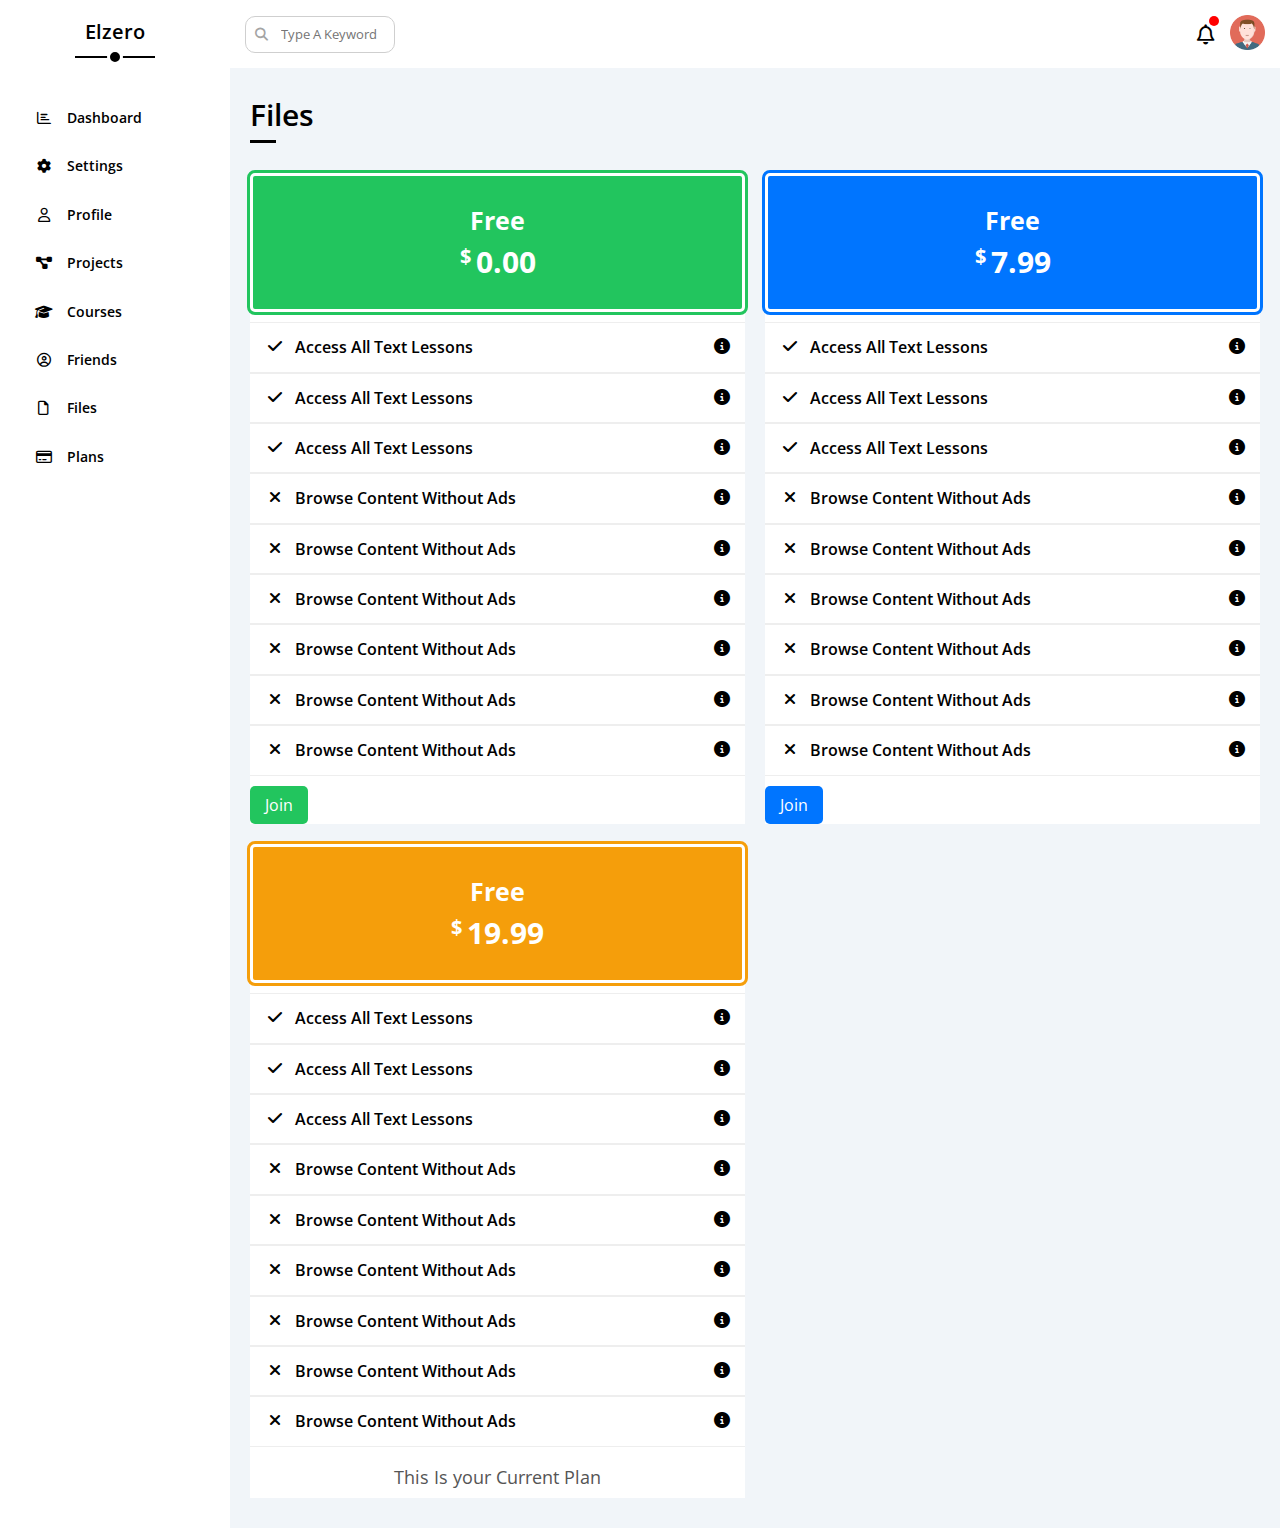
<file: HTML/Plans.html>
<!DOCTYPE html>
<html lang="en">
  <head>
    <meta charset="UTF-8" />
    <meta name="viewport" content="width=device-width, initial-scale=1.0" />
    <title>Plans</title>
    <link rel="preconnect" href="https://fonts.googleapis.com" />
    <link rel="preconnect" href="https://fonts.gstatic.com" crossorigin />
    <link
      href="https://fonts.googleapis.com/css2?family=Open+Sans:ital,wght@0,300..800;1,300..800&display=swap"
      rel="stylesheet"
    />
    <link rel="stylesheet" href="../Css/Plans.css" />
    <link rel="stylesheet" href="../Css/all.css" />
    <link rel="stylesheet" href="../Css/all.min.css" />
    <link rel="stylesheet" href="../Css/normlize.css" />
  </head>
  <body>
    <div class="left">
      <h2>Elzero</h2>
      <ul>
        <li>
          <a href="dashboard.html"
            ><i class="fa-regular fa-chart-bar fa-fw"></i>
            <span>Dashboard</span></a
          >
        </li>
        <li>
          <a href="setting.html"
            ><i class="fa-solid fa-gear fa-fw"></i> <span>Settings</span></a
          >
        </li>
        <li>
          <a href="profile.html"
            ><i class="fa-regular fa-user fa-fw"></i> <span>Profile</span></a
          >
        </li>
        <li>
          <a href="projects.html"
            ><i class="fa-solid fa-diagram-project fa-fw"></i>
            <span>Projects</span></a
          >
        </li>
        <li>
          <a href="courses.html"
            ><i class="fa-solid fa-graduation-cap fa-fw"></i>
            <span>Courses</span></a
          >
        </li>
        <li>
          <a href="friends.html"
            ><i class="fa-regular fa-circle-user fa-fw"></i>
            <span>Friends</span></a
          >
        </li>
        <li>
          <a href="Files.html"
            ><i class="fa-regular fa-file fa-fw"></i> <span>Files</span></a
          >
        </li>
        <li>
          <a href="Plans.html"
            ><i class="fa-regular fa-credit-card fa-fw"></i>
            <span>Plans</span></a
          >
        </li>
      </ul>
    </div>
    <div class="right">
      <div class="header">
        <div class="search">
          <i class="fa-solid fa-magnifying-glass"></i>
          <input type="text" placeholder="Type A Keyword" />
        </div>
        <div class="right-side">
          <i class="fa-regular fa-bell fa-lg"><span></span></i>
          <div class="image">
            <img src="../Pictures/avatar.png" alt="" width="35px" />
          </div>
        </div>
      </div>
      <div class="plans">
        <h2 class="head">Files</h2>
        <div class="content">
          <div class="card">
            <div class="header">
              <p>Free</p>
              <p><span>$</span> 0.00</p>
            </div>
            <ul>
              <li>
                <div>
                  <i class="fa-solid fa-check fa-fw yes"></i>
                  <p>Access All Text Lessons</p>
                </div>
                <i class="fa-solid fa-circle-info help"></i>
              </li>
              <li>
                <div>
                  <i class="fa-solid fa-check fa-fw yes"></i>
                  <p>Access All Text Lessons</p>
                </div>
                <i class="fa-solid fa-circle-info help"></i>
              </li>
              <li>
                <div>
                  <i class="fa-solid fa-check fa-fw yes"></i>
                  <p>Access All Text Lessons</p>
                </div>
                <i class="fa-solid fa-circle-info help"></i>
              </li>
              <li>
                <div>
                  <i class="fa-solid fa-xmark fa-fw"></i>
                  <p>Browse Content Without Ads</p>
                </div>
                <i class="fa-solid fa-circle-info help"></i>
              </li>
              <li>
                <div>
                  <i class="fa-solid fa-xmark fa-fw"></i>
                  <p>Browse Content Without Ads</p>
                </div>
                <i class="fa-solid fa-circle-info help"></i>
              </li>
              <li>
                <div>
                  <i class="fa-solid fa-xmark fa-fw"></i>
                  <p>Browse Content Without Ads</p>
                </div>
                <i class="fa-solid fa-circle-info help"></i>
              </li>
              <li>
                <div>
                  <i class="fa-solid fa-xmark fa-fw"></i>
                  <p>Browse Content Without Ads</p>
                </div>
                <i class="fa-solid fa-circle-info help"></i>
              </li>
              <li>
                <div>
                  <i class="fa-solid fa-xmark fa-fw"></i>
                  <p>Browse Content Without Ads</p>
                </div>
                <i class="fa-solid fa-circle-info help"></i>
              </li>
              <li>
                <div>
                  <i class="fa-solid fa-xmark fa-fw"></i>
                  <p>Browse Content Without Ads</p>
                </div>
                <i class="fa-solid fa-circle-info help"></i>
              </li>
            </ul>
            <button>Join</button>
          </div>
          <div class="card">
            <div class="header">
              <p>Free</p>
              <p><span>$</span> 7.99</p>
            </div>
            <ul>
              <li>
                <div>
                  <i class="fa-solid fa-check fa-fw yes"></i>
                  <p>Access All Text Lessons</p>
                </div>
                <i class="fa-solid fa-circle-info help"></i>
              </li>
              <li>
                <div>
                  <i class="fa-solid fa-check fa-fw yes"></i>
                  <p>Access All Text Lessons</p>
                </div>
                <i class="fa-solid fa-circle-info help"></i>
              </li>
              <li>
                <div>
                  <i class="fa-solid fa-check fa-fw yes"></i>
                  <p>Access All Text Lessons</p>
                </div>
                <i class="fa-solid fa-circle-info help"></i>
              </li>
              <li>
                <div>
                  <i class="fa-solid fa-xmark fa-fw"></i>
                  <p>Browse Content Without Ads</p>
                </div>
                <i class="fa-solid fa-circle-info help"></i>
              </li>
              <li>
                <div>
                  <i class="fa-solid fa-xmark fa-fw"></i>
                  <p>Browse Content Without Ads</p>
                </div>
                <i class="fa-solid fa-circle-info help"></i>
              </li>
              <li>
                <div>
                  <i class="fa-solid fa-xmark fa-fw"></i>
                  <p>Browse Content Without Ads</p>
                </div>
                <i class="fa-solid fa-circle-info help"></i>
              </li>
              <li>
                <div>
                  <i class="fa-solid fa-xmark fa-fw"></i>
                  <p>Browse Content Without Ads</p>
                </div>
                <i class="fa-solid fa-circle-info help"></i>
              </li>
              <li>
                <div>
                  <i class="fa-solid fa-xmark fa-fw"></i>
                  <p>Browse Content Without Ads</p>
                </div>
                <i class="fa-solid fa-circle-info help"></i>
              </li>
              <li>
                <div>
                  <i class="fa-solid fa-xmark fa-fw"></i>
                  <p>Browse Content Without Ads</p>
                </div>
                <i class="fa-solid fa-circle-info help"></i>
              </li>
            </ul>
            <button>Join</button>
          </div>
          <div class="card">
            <div class="header">
              <p>Free</p>
              <p><span>$</span> 19.99</p>
            </div>
            <ul>
              <li>
                <div>
                  <i class="fa-solid fa-check fa-fw yes"></i>
                  <p>Access All Text Lessons</p>
                </div>
                <i class="fa-solid fa-circle-info help"></i>
              </li>
              <li>
                <div>
                  <i class="fa-solid fa-check fa-fw yes"></i>
                  <p>Access All Text Lessons</p>
                </div>
                <i class="fa-solid fa-circle-info help"></i>
              </li>
              <li>
                <div>
                  <i class="fa-solid fa-check fa-fw yes"></i>
                  <p>Access All Text Lessons</p>
                </div>
                <i class="fa-solid fa-circle-info help"></i>
              </li>
              <li>
                <div>
                  <i class="fa-solid fa-xmark fa-fw"></i>
                  <p>Browse Content Without Ads</p>
                </div>
                <i class="fa-solid fa-circle-info help"></i>
              </li>
              <li>
                <div>
                  <i class="fa-solid fa-xmark fa-fw"></i>
                  <p>Browse Content Without Ads</p>
                </div>
                <i class="fa-solid fa-circle-info help"></i>
              </li>
              <li>
                <div>
                  <i class="fa-solid fa-xmark fa-fw"></i>
                  <p>Browse Content Without Ads</p>
                </div>
                <i class="fa-solid fa-circle-info help"></i>
              </li>
              <li>
                <div>
                  <i class="fa-solid fa-xmark fa-fw"></i>
                  <p>Browse Content Without Ads</p>
                </div>
                <i class="fa-solid fa-circle-info help"></i>
              </li>
              <li>
                <div>
                  <i class="fa-solid fa-xmark fa-fw"></i>
                  <p>Browse Content Without Ads</p>
                </div>
                <i class="fa-solid fa-circle-info help"></i>
              </li>
              <li>
                <div>
                  <i class="fa-solid fa-xmark fa-fw"></i>
                  <p>Browse Content Without Ads</p>
                </div>
                <i class="fa-solid fa-circle-info help"></i>
              </li>
            </ul>
            <p class="end">This Is your Current Plan</p>
          </div>
        </div>
      </div>
    </div>
  </body>
</html>
</file>
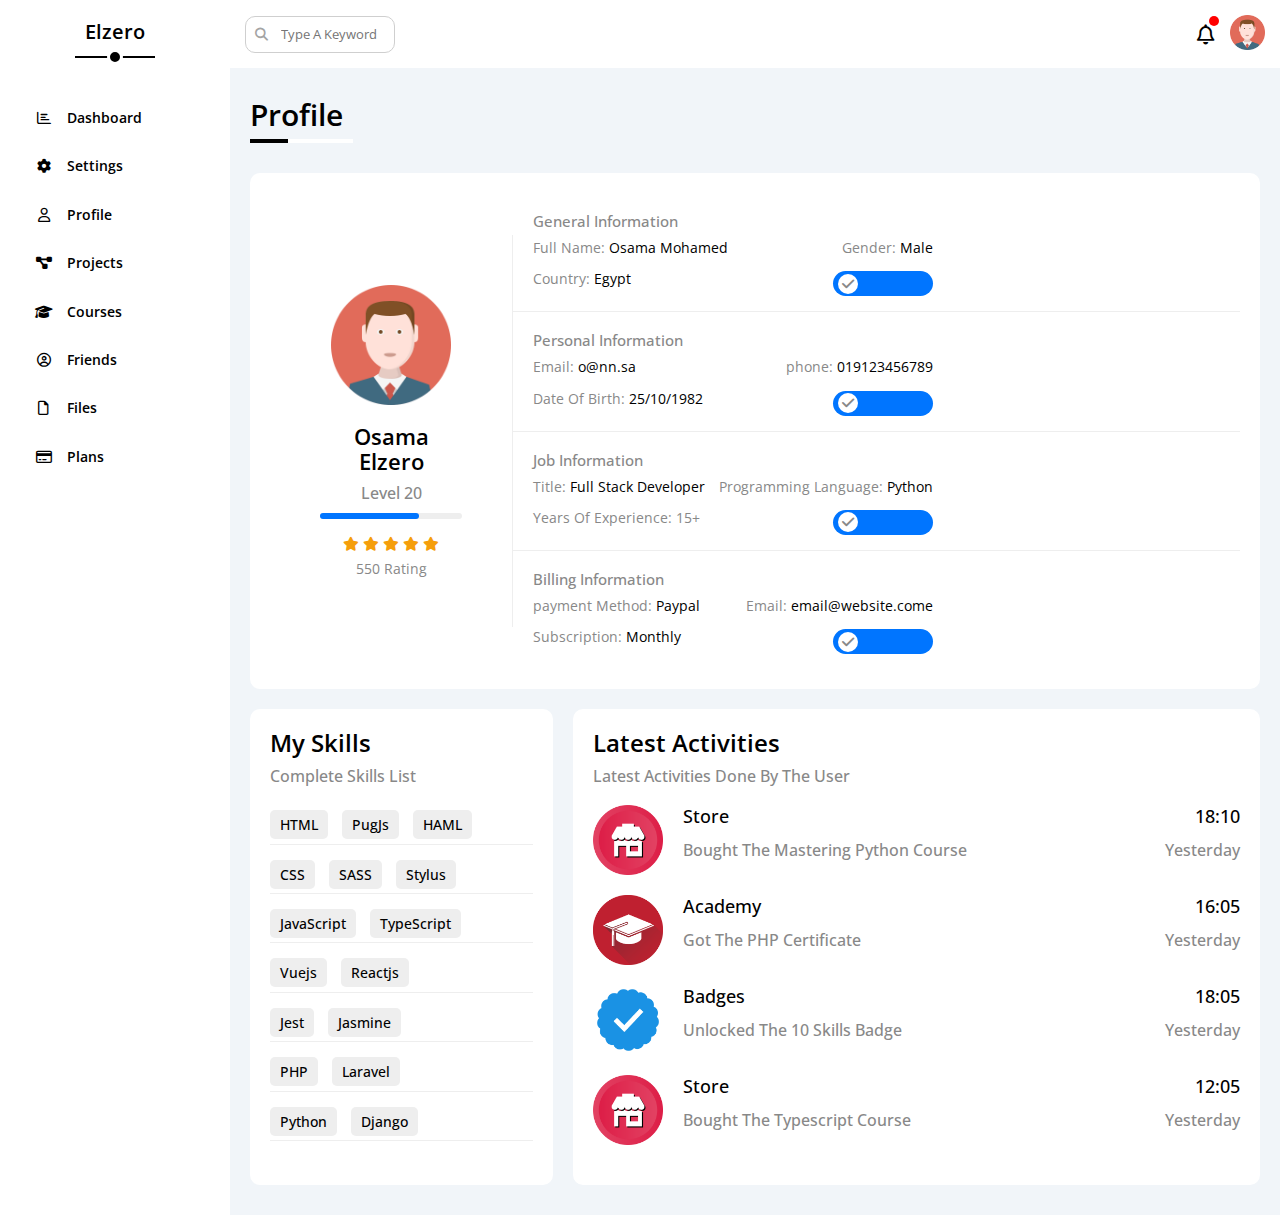
<file: HTML/profile.html>
<!DOCTYPE html>
<html lang="en">
<head>
    <meta charset="UTF-8">
    <meta name="viewport" content="width=device-width, initial-scale=1.0">
    <title>Profile</title>
    <link rel="preconnect" href="https://fonts.googleapis.com">
    <link rel="preconnect" href="https://fonts.gstatic.com" crossorigin>
    <link href="https://fonts.googleapis.com/css2?family=Open+Sans:ital,wght@0,300..800;1,300..800&display=swap" rel="stylesheet">
    <link rel="stylesheet" href="../Css/profile.css">
    <link rel="stylesheet" href="../Css/all.css">
    <link rel="stylesheet" href="../Css/all.min.css">
    <link rel="stylesheet" href="../Css/normlize.css">
</head>
<body>
    <div class="left">
        <h2>Elzero</h2>
        <ul>
            <li><a href="dashboard.html"><i class="fa-regular fa-chart-bar fa-fw"></i> <span>Dashboard</span></a></li>
            <li><a href="setting.html"><i class="fa-solid fa-gear fa-fw"></i> <span>Settings</span></a></li>
            <li><a href="profile.html"><i class="fa-regular fa-user fa-fw"></i> <span>Profile</span></a></li>
            <li><a href="projects.html"><i class="fa-solid fa-diagram-project fa-fw"></i> <span>Projects</span></a></li>
            <li><a href="courses.html"><i class="fa-solid fa-graduation-cap fa-fw"></i> <span>Courses</span></a></li>
            <li><a href="friends.html"><i class="fa-regular fa-circle-user fa-fw"></i> <span>Friends</span></a></li>
            <li><a href="Files.html"><i class="fa-regular fa-file fa-fw"></i> <span>Files</span></a></li>
            <li><a href="Plans.html"><i class="fa-regular fa-credit-card fa-fw"></i> <span>Plans</span></a></li>
        </ul>
    </div>
    <div class="right">
        <div class="header">
            <div class="search">
                <i class="fa-solid fa-magnifying-glass"></i>
                <input type="text" placeholder="Type A Keyword">
            </div>
            <div class="right-side">
                <i class="fa-regular fa-bell fa-lg"><span></span></i>
                <div class="image"><img src="../Pictures/avatar.png" alt="" width="35px"></div>
            </div>
        </div>
        <div class="profile">
            <h2 class="head">Profile</h2>
            <div class="content">
                <div class="box">
                    <div class="left-in-box">
                        <div>
                            <div class="image"><img src="../Pictures/avatar.png" alt=""></div>
                            <h2>Osama Elzero</h2>
                            <p>Level 20</p>
                            <div class="bar"></div>
                            <div class="stars">
                                <i class="fa-solid fa-star c-orange fs-13"></i>
                                <i class="fa-solid fa-star c-orange fs-13"></i>
                                <i class="fa-solid fa-star c-orange fs-13"></i>
                                <i class="fa-solid fa-star c-orange fs-13"></i>
                                <i class="fa-solid fa-star c-orange fs-13"></i>
                            </div>
                            <p>550 Rating</p>
                        </div>
                    </div>
                    <div class="right-in-box">
                        <div class="inform">
                            <h3>General Information</h3>
                            <div class="row">
                                <p>Full Name: <span> Osama Mohamed</span></p>
                                <p>Gender: <span>Male</span></p>
                            </div>
                            <div class="row">
                                <p>Country: <span>Egypt</span></p>
                                <div class="check"><i class="fa-solid fa-check open"></i><i class="fa-solid fa-xmark close"></i></div>
                            </div>
                        </div>
                        <div class="inform">
                            <h3>Personal Information</h3>
                            <div class="row">
                                <p>Email: <span>o@nn.sa</span></p>
                                <p>phone: <span>019123456789</span></p>
                            </div>
                            <div class="row">
                                <p>Date Of Birth: <span>25/10/1982</span></p>
                                <div class="check"><i class="fa-solid fa-check open"></i><i class="fa-solid fa-xmark close"></i></div>
                            </div>
                        </div>
                        <div class="inform">
                            <h3>Job Information</h3>
                            <div class="row">
                                <p>Title: <span>Full Stack Developer</span></p>
                                <p>Programming Language: <span>Python</span></p>
                            </div>
                            <div class="row">
                                <p>Years Of Experience: 15+</p>
                                <div class="check"><i class="fa-solid fa-check open"></i><i class="fa-solid fa-xmark close"></i></div>
                            </div>
                        </div>
                        <div class="inform">
                            <h3>Billing Information</h3>
                            <div class="row">
                                <p>payment Method: <span>Paypal</span></p>
                                <p>Email: <span>email@website.come</span></p>
                            </div>
                            <div class="row">
                                <p>Subscription: <span>Monthly</span></p>
                                <div class="check"><i class="fa-solid fa-check open"></i><i class="fa-solid fa-xmark close"></i></div>
                            </div>
                        </div>
                    </div>
                </div>
                <div class="flex">
                    <div class="box">
                        <h2 class="title">My Skills</h2>
                        <p>Complete Skills List</p>
                        <div class="skills">
                            <div class="row">
                                <span>HTML</span>
                                <span>PugJs</span>
                                <span>HAML</span>
                            </div>
                            <div class="row">
                                <span>CSS</span>
                                <span>SASS</span>
                                <span>Stylus</span>
                            </div>
                            <div class="row">
                                <span>JavaScript</span>
                                <span>TypeScript</span>
                            </div>
                            <div class="row">
                                <span>Vuejs</span>
                                <span>Reactjs</span>
                            </div>
                            <div class="row">
                                <span>Jest</span>
                                <span>Jasmine</span>
                            </div>
                            <div class="row">
                                <span>PHP</span>
                                <span>Laravel</span>
                            </div>
                            <div class="row">
                                <span>Python</span>
                                <span>Django</span>
                            </div>
                        </div>
                    </div>
                    <div class="box">
                        <div class="title">Latest Activities</div>
                        <p>Latest Activities Done By The User</p>
                        <div class="activities">
                            <div class="activity">
                                <img src="../Pictures/activity-01.png" alt="">
                                <div class="flex">
                                    <div class="row">
                                        <div>Store</div>
                                        <div>18:10</div>
                                    </div>
                                    <div class="row">
                                        <div>Bought The Mastering Python Course</div>
                                        <div>Yesterday</div>
                                    </div>
                                </div>
                            </div>
                            <div class="activity">
                                <img src="../Pictures/activity-02.png" alt="">
                                <div class="flex">
                                    <div class="row">
                                        <div>Academy</div>
                                        <div>16:05</div>
                                    </div>
                                    <div class="row">
                                        <div>Got The PHP Certificate</div>
                                        <div>Yesterday</div>
                                    </div>
                                </div>
                            </div>
                            <div class="activity">
                                <img src="../Pictures/activity-03.png" alt="">
                                <div class="flex">
                                    <div class="row">
                                        <div>Badges</div>
                                        <div>18:05</div>
                                    </div>
                                    <div class="row">
                                        <div>Unlocked The 10 Skills Badge</div>
                                        <div>Yesterday</div>
                                    </div>
                                </div>
                            </div>
                            <div class="activity">
                                <img src="../Pictures/activity-01.png" alt="">
                                <div class="flex">
                                    <div class="row">
                                        <div>Store</div>
                                        <div>12:05</div>
                                    </div>
                                    <div class="row">
                                        <div>Bought The Typescript Course</div>
                                        <div>Yesterday</div>
                                    </div>
                                </div>
                            </div>
                        </div>
                    </div>
                </div>
            </div>
        </div>
    </div>
</body>
</html>
</file>
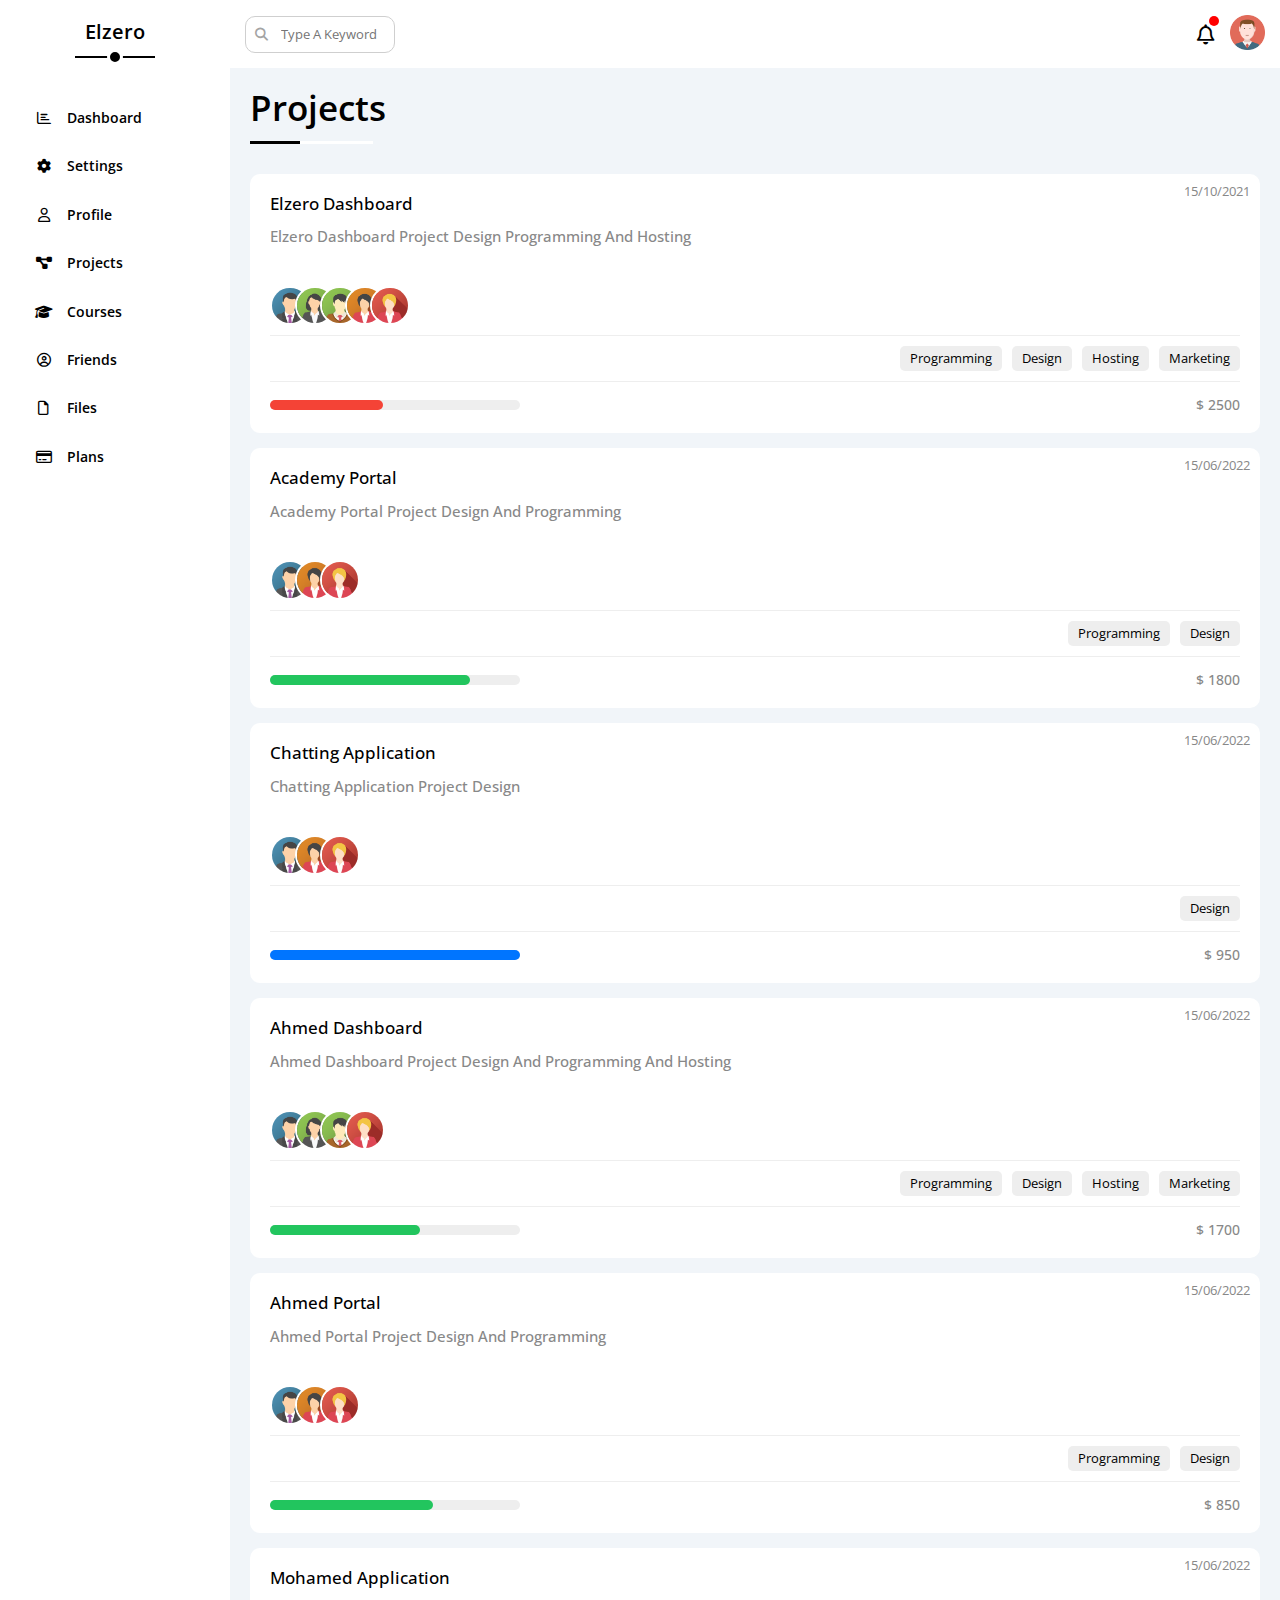
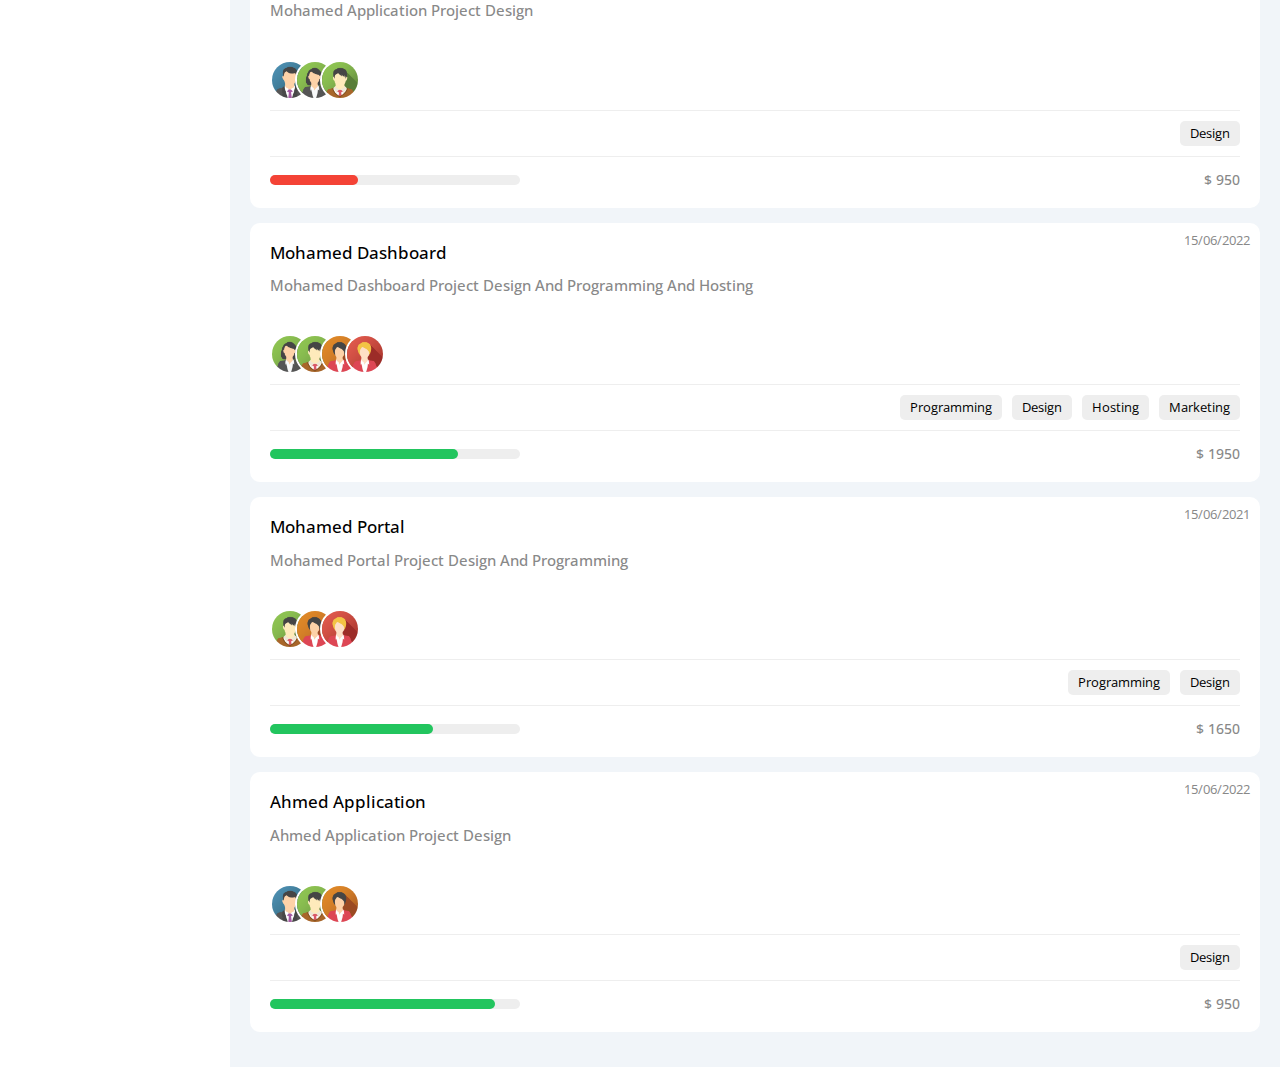
<file: HTML/projects.html>
<!DOCTYPE html>
<html lang="en">
<head>
    <meta charset="UTF-8">
    <meta name="viewport" content="width=device-width, initial-scale=1.0">
    <title>Projects</title>
    <link rel="preconnect" href="https://fonts.googleapis.com">
    <link rel="preconnect" href="https://fonts.gstatic.com" crossorigin>
    <link href="https://fonts.googleapis.com/css2?family=Open+Sans:ital,wght@0,300..800;1,300..800&display=swap" rel="stylesheet">
    <link rel="stylesheet" href="../Css/projects.css">
    <link rel="stylesheet" href="../Css/all.css">
    <link rel="stylesheet" href="../Css/all.min.css">
    <link rel="stylesheet" href="../Css/normlize.css">
</head>
<body>
    <div class="left">
        <h2>Elzero</h2>
        <ul>
            <li><a href="dashboard.html"><i class="fa-regular fa-chart-bar fa-fw"></i> <span>Dashboard</span></a></li>
            <li><a href="setting.html"><i class="fa-solid fa-gear fa-fw"></i> <span>Settings</span></a></li>
            <li><a href="profile.html"><i class="fa-regular fa-user fa-fw"></i> <span>Profile</span></a></li>
            <li><a href="projects.html"><i class="fa-solid fa-diagram-project fa-fw"></i> <span>Projects</span></a></li>
            <li><a href="courses.html"><i class="fa-solid fa-graduation-cap fa-fw"></i> <span>Courses</span></a></li>
            <li><a href="friends.html"><i class="fa-regular fa-circle-user fa-fw"></i> <span>Friends</span></a></li>
            <li><a href="Files.html"><i class="fa-regular fa-file fa-fw"></i> <span>Files</span></a></li>
            <li><a href="Plans.html"><i class="fa-regular fa-credit-card fa-fw"></i> <span>Plans</span></a></li>
        </ul>
    </div>
    <div class="right">
        <div class="header">
            <div class="search">
                <i class="fa-solid fa-magnifying-glass"></i>
                <input type="text" placeholder="Type A Keyword">
            </div>
            <div class="right-side">
                <i class="fa-regular fa-bell fa-lg"><span></span></i>
                <div class="image"><img src="../Pictures/avatar.png" alt="" width="35px"></div>
            </div>
        </div>
        <div class="projects">
            <h2>Projects</h2>
            <div class="content">
                <div class="box">
                    <div class="date">15/10/2021</div>
                    <h3>Elzero Dashboard</h3>
                    <p>Elzero Dashboard Project Design Programming And Hosting</p>
                    <div class="pictures">
                        <img src="../Pictures/team-01.png" alt="">
                        <img src="../Pictures/team-02.png" alt="">
                        <img src="../Pictures/team-03.png" alt="">
                        <img src="../Pictures/team-04.png" alt="">
                        <img src="../Pictures/team-05.png" alt="">
                    </div>
                    <hr>
                    <div class="skills">
                        <span>Programming</span>
                        <span>Design</span>
                        <span>Hosting</span>
                        <span>Marketing</span>
                    </div>
                    <hr>
                    <div class="flex">
                        <div class="bar"></div>
                        <div class="price">$ 2500</div>
                    </div>
                </div>
                <div class="box">
                    <div class="date">15/06/2022</div>
                    <h3>Academy Portal</h3>
                    <p>Academy Portal Project Design And Programming</p>
                    <div class="pictures">
                        <img src="../Pictures/team-01.png" alt="">
                        <img src="../Pictures/team-04.png" alt="">
                        <img src="../Pictures/team-05.png" alt="">
                    </div>
                    <hr>
                    <div class="skills">
                        <span>Programming</span>
                        <span>Design</span>
                    </div>
                    <hr>
                    <div class="flex">
                        <div class="bar"></div>
                        <div class="price">$ 1800</div>
                    </div>
                </div>
                <div class="box">
                    <div class="date">15/06/2022</div>
                    <h3>Chatting Application</h3>
                    <p>Chatting Application Project Design</p>
                    <div class="pictures">
                        <img src="../Pictures/team-01.png" alt="">
                        <img src="../Pictures/team-04.png" alt="">
                        <img src="../Pictures/team-05.png" alt="">
                    </div>
                    <hr>
                    <div class="skills">
                        <span>Design</span>
                    </div>
                    <hr>
                    <div class="flex">
                        <div class="bar"></div>
                        <div class="price">$ 950</div>
                    </div>
                </div>
                <div class="box">
                    <div class="date">15/06/2022</div>
                    <h3>Ahmed Dashboard</h3>
                    <p>Ahmed Dashboard Project Design And Programming And Hosting</p>
                    <div class="pictures">
                        <img src="../Pictures/team-01.png" alt="">
                        <img src="../Pictures/team-02.png" alt="">
                        <img src="../Pictures/team-03.png" alt="">
                        <img src="../Pictures/team-05.png" alt="">
                    </div>
                    <hr>
                    <div class="skills">
                        <span>Programming</span>
                        <span>Design</span>
                        <span>Hosting</span>
                        <span>Marketing</span>
                    </div>
                    <hr>
                    <div class="flex">
                        <div class="bar"></div>
                        <div class="price">$ 1700</div>
                    </div>
                </div>
                <div class="box">
                    <div class="date">15/06/2022</div>
                    <h3>Ahmed Portal</h3>
                    <p>Ahmed Portal Project Design And Programming</p>
                    <div class="pictures">
                        <img src="../Pictures/team-01.png" alt="">
                        <img src="../Pictures/team-04.png" alt="">
                        <img src="../Pictures/team-05.png" alt="">
                    </div>
                    <hr>
                    <div class="skills">
                        <span>Programming</span>
                        <span>Design</span>
                    </div>
                    <hr>
                    <div class="flex">
                        <div class="bar"></div>
                        <div class="price">$ 850</div>
                    </div>
                </div>
                <div class="box">
                    <div class="date">15/06/2022</div>
                    <h3>Mohamed Application</h3>
                    <p>Mohamed Application Project Design</p>
                    <div class="pictures">
                        <img src="../Pictures/team-01.png" alt="">
                        <img src="../Pictures/team-02.png" alt="">
                        <img src="../Pictures/team-03.png" alt="">
                    </div>
                    <hr>
                    <div class="skills">
                        <span>Design</span>
                    </div>
                    <hr>
                    <div class="flex">
                        <div class="bar"></div>
                        <div class="price">$ 950</div>
                    </div>
                </div>
                <div class="box">
                    <div class="date">15/06/2022</div>
                    <h3>Mohamed Dashboard</h3>
                    <p>Mohamed Dashboard Project Design And Programming And Hosting</p>
                    <div class="pictures">
                        <img src="../Pictures/team-02.png" alt="">
                        <img src="../Pictures/team-03.png" alt="">
                        <img src="../Pictures/team-04.png" alt="">
                        <img src="../Pictures/team-05.png" alt="">
                    </div>
                    <hr>
                    <div class="skills">
                        <span>Programming</span>
                        <span>Design</span>
                        <span>Hosting</span>
                        <span>Marketing</span>
                    </div>
                    <hr>
                    <div class="flex">
                        <div class="bar"></div>
                        <div class="price">$ 1950</div>
                    </div>
                </div>
                <div class="box">
                    <div class="date">15/06/2021</div>
                    <h3>Mohamed Portal</h3>
                    <p>Mohamed Portal Project Design And Programming</p>
                    <div class="pictures">
                        <img src="../Pictures/team-03.png" alt="">
                        <img src="../Pictures/team-04.png" alt="">
                        <img src="../Pictures/team-05.png" alt="">
                    </div>
                    <hr>
                    <div class="skills">
                        <span>Programming</span>
                        <span>Design</span>
                    </div>
                    <hr>
                    <div class="flex">
                        <div class="bar"></div>
                        <div class="price">$ 1650</div>
                    </div>
                </div>
                <div class="box">
                    <div class="date">15/06/2022</div>
                    <h3>Ahmed Application</h3>
                    <p>Ahmed Application Project Design</p>
                    <div class="pictures">
                        <img src="../Pictures/team-01.png" alt="">
                        <img src="../Pictures/team-03.png" alt="">
                        <img src="../Pictures/team-04.png" alt="">
                    </div>
                    <hr>
                    <div class="skills">
                        <span>Design</span>
                    </div>
                    <hr>
                    <div class="flex">
                        <div class="bar"></div>
                        <div class="price">$ 950</div>
                    </div>
                </div>
            </div>
        </div>
    </div>
</body>
</html>
</file>
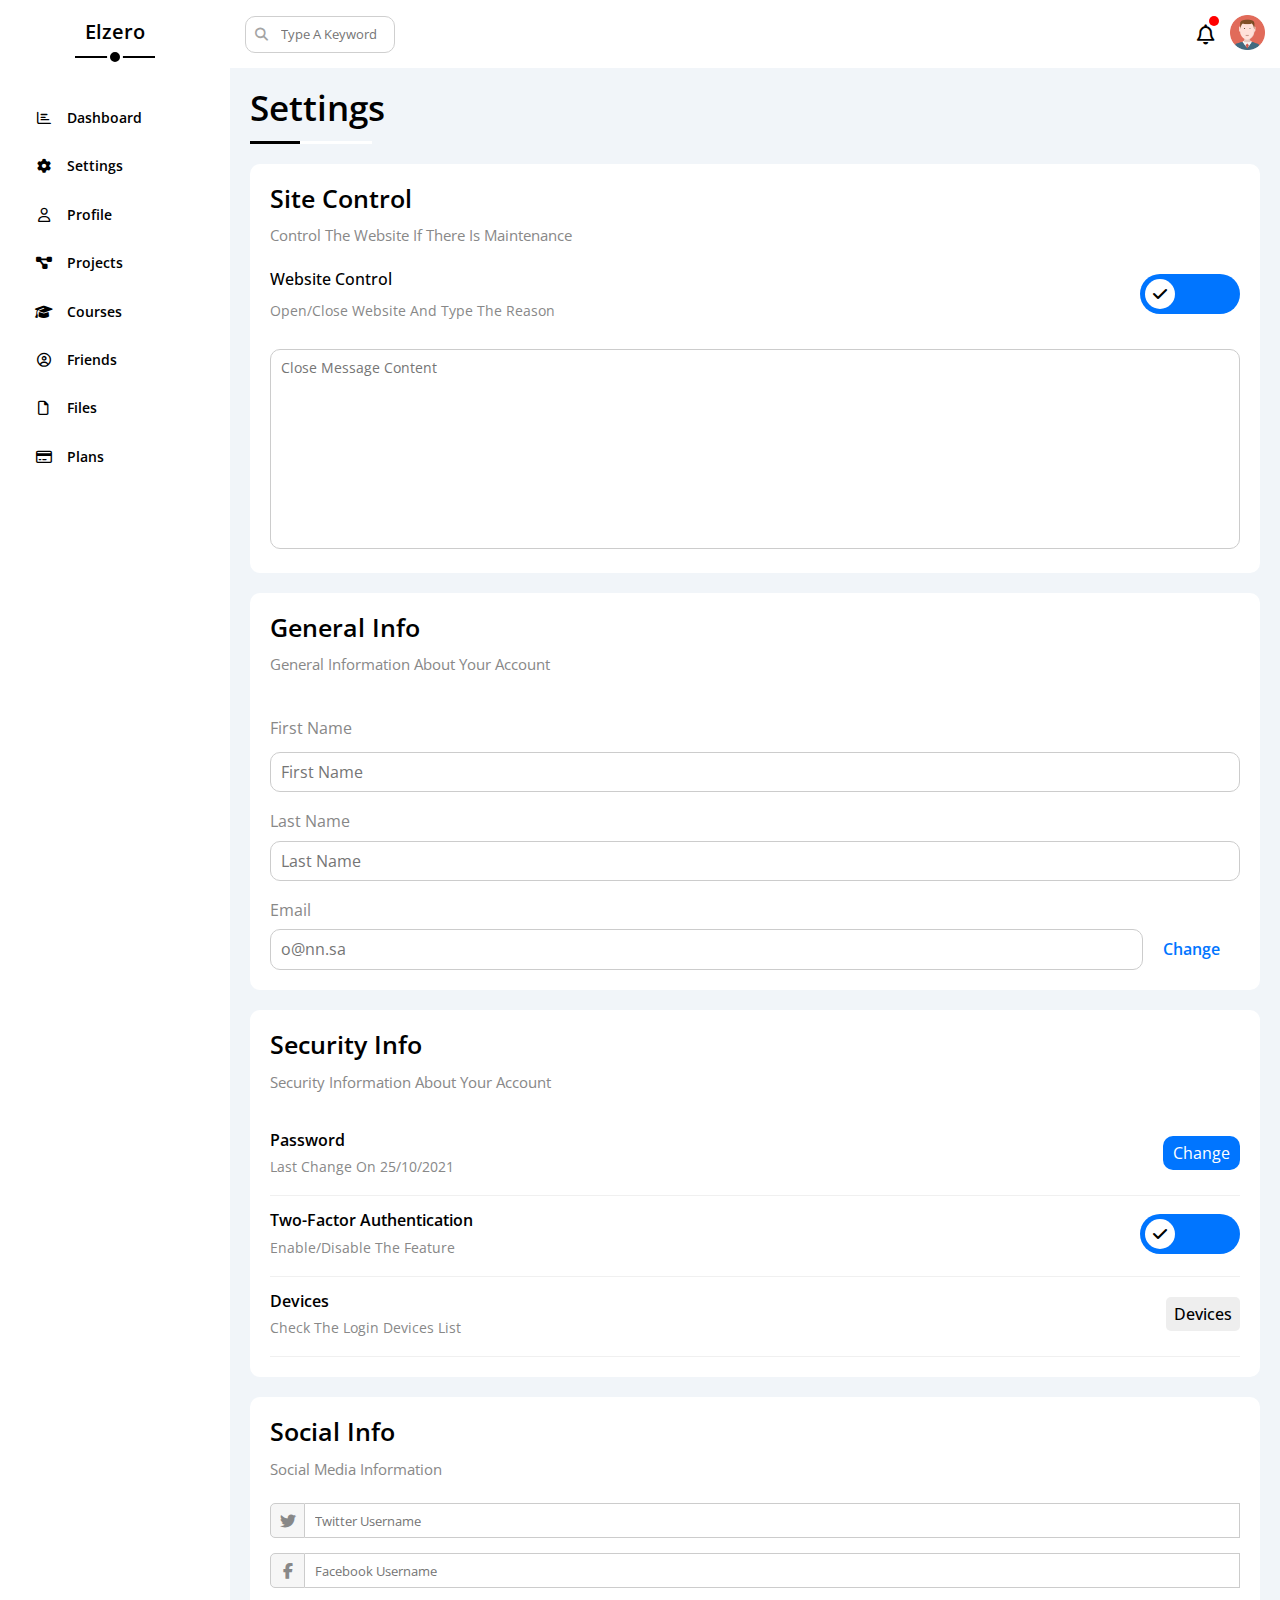
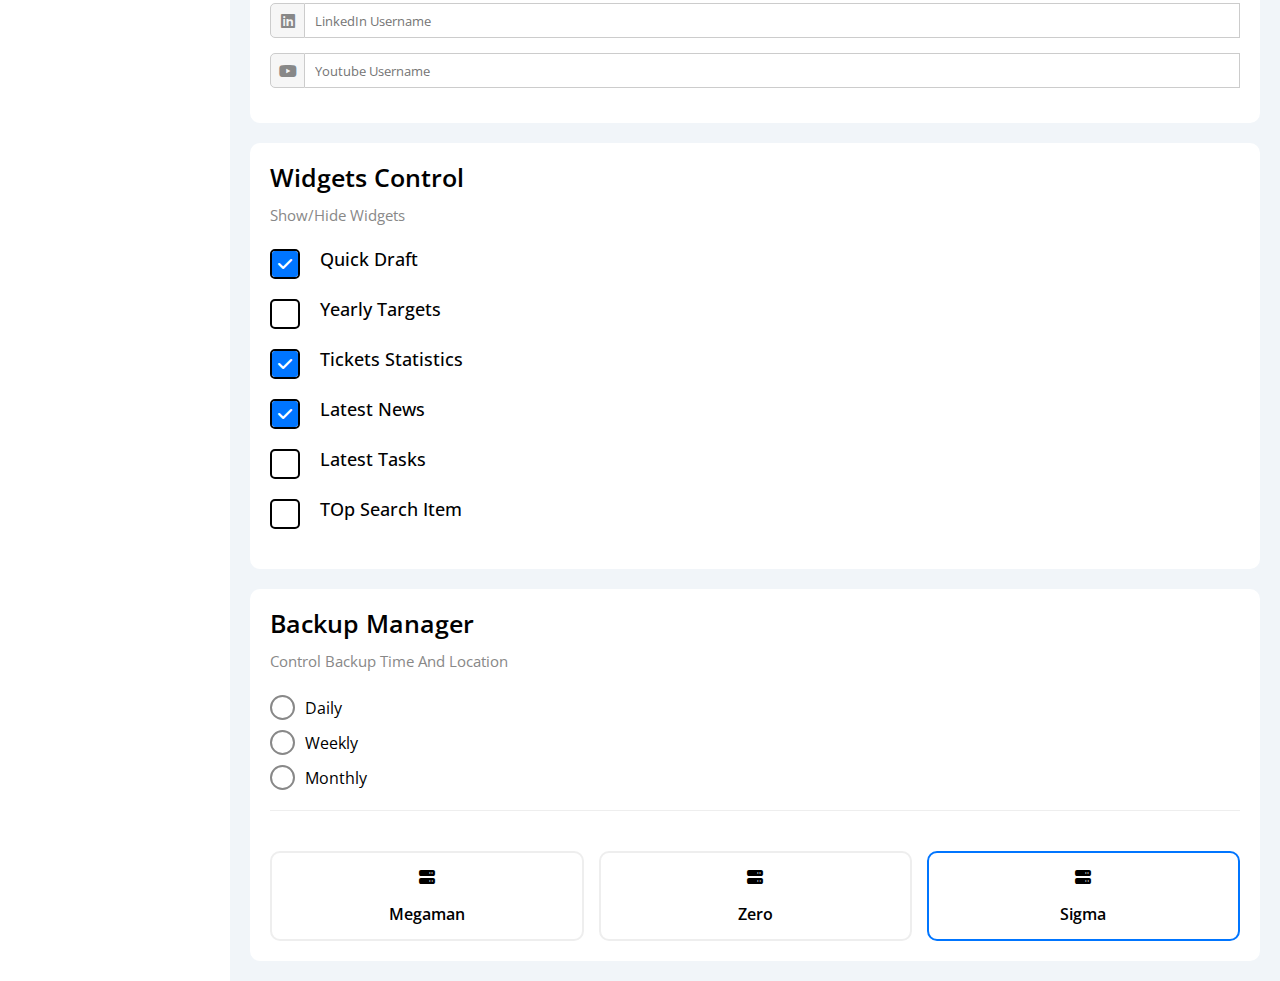
<file: HTML/setting.html>
<!DOCTYPE html>
<html lang="en">
<head>
    <meta charset="UTF-8">
    <meta name="viewport" content="width=device-width, initial-scale=1.0">
    <title>Settings</title>
    <link rel="preconnect" href="https://fonts.googleapis.com">
    <link rel="preconnect" href="https://fonts.gstatic.com" crossorigin>
    <link href="https://fonts.googleapis.com/css2?family=Open+Sans:ital,wght@0,300..800;1,300..800&display=swap" rel="stylesheet">
    <link rel="stylesheet" href="../Css/settings.css">
    <link rel="stylesheet" href="../Css/all.css">
    <link rel="stylesheet" href="../Css/all.min.css">
    <link rel="stylesheet" href="../Css/normlize.css">
</head>
<body>
    <div class="left">
        <h2>Elzero</h2>
        <ul>
            <li><a href="dashboard.html"><i class="fa-regular fa-chart-bar fa-fw"></i> <span>Dashboard</span></a></li>
            <li><a href="setting.html"><i class="fa-solid fa-gear fa-fw"></i> <span>Settings</span></a></li>
            <li><a href="profile.html"><i class="fa-regular fa-user fa-fw"></i> <span>Profile</span></a></li>
            <li><a href="projects.html"><i class="fa-solid fa-diagram-project fa-fw"></i> <span>Projects</span></a></li>
            <li><a href="courses.html"><i class="fa-solid fa-graduation-cap fa-fw"></i> <span>Courses</span></a></li>
            <li><a href="friends.html"><i class="fa-regular fa-circle-user fa-fw"></i> <span>Friends</span></a></li>
            <li><a href="Files.html"><i class="fa-regular fa-file fa-fw"></i> <span>Files</span></a></li>
            <li><a href="Plans.html"><i class="fa-regular fa-credit-card fa-fw"></i> <span>Plans</span></a></li>
        </ul>
    </div>
    <div class="right">
        <div class="header">
            <div class="search">
                <i class="fa-solid fa-magnifying-glass"></i>
                <input type="text" placeholder="Type A Keyword">
            </div>
            <div class="right-side">
                <i class="fa-regular fa-bell fa-lg"><span></span></i>
                <div class="image"><img src="../Pictures/avatar.png" alt="" width="35px"></div>
            </div>
        </div>
        <div class="settings">
            <h2>Settings</h2>
            <div class="content">
                <div class="box">
                    <h3>Site Control</h3>
                    <p>Control The Website If There Is Maintenance</p>
                    <div class="checkbox">
                        <div class="txt">
                            <h4>Website Control</h4>
                            <p>Open/Close Website And Type The Reason</p>
                        </div>
                        <div class="check"><i class="fa-solid fa-check open"></i><i class="fa-solid fa-xmark close"></i></div>
                    </div>
                    <textarea placeholder="Close Message Content"></textarea>
                </div>
                <div class="box">
                    <h3>General Info</h3>
                    <p>General Information About Your Account</p>
                    <form>
                        <label>First Name</label>
                        <input type="text" placeholder="First Name">
                        <label>Last Name</label>
                        <input type="text" placeholder="Last Name">
                        <label>Email</label>
                        <div>
                            <input type="email" readonly placeholder="o@nn.sa">
                            <span><a href="#">Change</a></span>
                        </div>
                    </form>
                </div>
                <div class="box">
                    <h3>Security Info</h3>
                    <p>Security Information About Your Account</p>
                    <div class="fields">
                        <div>
                            <div class="text">
                                <h4>Password</h4>
                                <p>Last Change On 25/10/2021</p>
                            </div>
                            <button><a href="#">Change</a></button>
                        </div>
                        <div>
                            <div class="text">
                                <h4>Two-Factor Authentication</h4>
                                <p>Enable/Disable The Feature</p>
                            </div>
                            <div class="check"><i class="fa-solid fa-check open"></i><i class="fa-solid fa-xmark close"></i></div>
                        </div>
                        <div>
                            <div class="text">
                                <h4>Devices</h4>
                                <p>Check The Login Devices List</p>
                            </div>
                            <button><a href="#">Devices</a></button>
                        </div>
                    </div>
                </div>
                <div class="box">
                    <h3>Social Info</h3>
                    <p>Social Media Information</p>
                    <div class="social">
                        <div>
                            <input type="text" placeholder="Twitter Username">
                            <i class="fa-brands fa-twitter center-flex c-grey"></i>
                        </div>
                        <div>
                            <input type="text" placeholder="Facebook Username">
                            <i class="fa-brands fa-facebook-f center-flex c-grey"></i>
                        </div>
                        <div>
                            <input type="text" placeholder="LinkedIn Username">
                            <i class="fa-brands fa-linkedin center-flex c-grey"></i>
                        </div>
                        <div>
                            <input type="text" placeholder="Youtube Username">
                            <i class="fa-brands fa-youtube center-flex c-grey"></i>
                        </div>
                    </div>
                </div>
                <div class="box">
                    <h3>Widgets Control</h3>
                    <p>Show/Hide Widgets</p>
                    <div class="checks">
                        <div class="check">
                            <div><i class="fa-solid fa-check open" style="opacity: 1; animation:none;"></i></div>
                            <div>Quick Draft</div>
                        </div>
                        <div class="check">
                            <div><i class="fa-solid fa-check open"></i></div>
                            <div>Yearly Targets</div>
                        </div>
                        <div class="check">
                            <div><i class="fa-solid fa-check open" style="opacity: 1; animation:none;"></i></div>
                            <div>Tickets Statistics</div>
                        </div>
                        <div class="check">
                            <div><i class="fa-solid fa-check open" style="opacity: 1; animation:none;"></i></div>
                            <div>Latest News</div>
                        </div>
                        <div class="check">
                            <div><i class="fa-solid fa-check open"></i></div>
                            <div>Latest Tasks</div>
                        </div>
                        <div class="check">
                            <div><i class="fa-solid fa-check open"></i></div>
                            <div>TOp Search Item</div>
                        </div>
                    </div>
                </div>
                <div class="box">
                    <h3>Backup Manager</h3>
                    <p>Control Backup Time And Location</p>
                    <div class="radios">
                        <div>
                            <div></div>
                            <p>Daily</p>
                        </div>
                        <div>
                            <div></div>
                            <p>Weekly</p>
                        </div>
                        <div>
                            <div></div>
                            <p>Monthly</p>
                        </div>
                    </div>
                    <hr>
                    <div class="flex">
                        <div class="box">
                            <i class="fa-solid fa-server d-block mb-10"></i>
                            <p>Megaman</p>
                        </div>
                        <div class="box">
                            <i class="fa-solid fa-server d-block mb-10"></i>
                            <p>Zero</p>
                        </div>
                        <div class="box">
                            <i class="fa-solid fa-server d-block mb-10"></i>
                            <p>Sigma</p>
                        </div>
                    </div>
                </div>
            </div>
        </div>
    </div>
</body>
</html>
</file>
<file: Css/dashboard.css>
/* Start First Card */

.dashboard {
    padding: 20px;
    padding-top: 30px;
    padding-bottom: 30px;
    background-color: #F1F5F9;
}

.dashboard  .head {
    width: fit-content;
    padding-bottom: 10px;
    font-size: 30px;
    font-weight: 600;
    text-align: left;
    margin-bottom: 30px;
    position: relative;
}

.dashboard  .head::before {
    content: "";
    position: absolute;
    width: 30%;
    height: 3px;
    bottom: 0;
    left: 0;
    background-color: black;
}

.dashboard .content {
    display: grid;
    grid-template-columns: repeat(auto-fit, minmax(400px, 1fr));
    gap: 40px;
}

.dashboard .content .card {
    border-radius: 10px;
    background-color: white;
    padding: 20px;
}

.dashboard .content .card:first-child {
    display: flex;
    flex-direction: column;
}

.dashboard .content .card:first-child .top {
    padding: 20px;
    background-color: var(--secondry-color);
    display: flex;
    justify-content: space-between;
    border-radius: 6px;
}

.dashboard .content .card:first-child .top .txt h2 {
    margin-bottom: 10px;
    font-weight: 600;
}

.dashboard .content .card:first-child .top .txt p {
    color: var(--grey-color);
    font-weight: 600;
}

.dashboard .content .card:first-child .top .image {
    flex-basis: 40%;
}

.dashboard .content .card:first-child .top img {
    width: 100%;
}

.dashboard .content .card:first-child .bottom {
    height: 200px;
    padding: 20px;
    display: flex;
    justify-content: center;
    flex-direction: column;
    position: relative;
    background-color: white;
    border-radius: 0 0 6px 6px;
}

.dashboard .content .card:first-child .bottom .image {
    position: absolute;
    top: -25px;
    border: 5px solid white;
    border-radius: 50%;
}

.dashboard .content .card:first-child .bottom .image img {
    width: 60px;
}

.dashboard .content .card:first-child .bottom .experience {
    display: flex;
    justify-content: space-around;
    align-items: center;
    text-align: center;
    padding: 20px;
    margin-top: 70px;
    margin-bottom: 20px;
    border-top: 2px solid var(--secondry-color);
    border-bottom: 2px solid var(--secondry-color);
}

.dashboard .content .card:first-child .bottom .experience h2 {
    font-size: 16px;
    font-weight: 500;
}

.dashboard .content .card:first-child .bottom .experience p {
    font-size: 14px;
    color: var(--grey-color);
    margin-top: 5px;
}

.dashboard .content .card:first-child .bottom button {
    width: fit-content;
    margin-left: auto;
    padding: 5px 10px;
    background-color: var(--blue-color);
    color: white;
    border: none;
    border-radius: 6px;
    font-size: 14px;
    cursor: pointer;
    margin-bottom: 20px;
    transition: .3s;
}

.dashboard .content .card:first-child .bottom button:hover {
    background-color: var(--blue-alt-color);
}

/* End First Card */
/* Start Second Card */
.dashboard .content .card:nth-child(2) {
    background-color: white;
    padding: 20px;
    position: relative;
}

.dashboard .content .card h2 {
    font-weight: 600;
    margin-bottom: 10px;
}

.dashboard .content .card:nth-child(2) p {
    font-size: 16px;
    color: var(--grey-color);
    margin-bottom: 30px;
    font-weight: 500;
}

.dashboard .content .card:nth-child(2) form * {
    display: block;
    width: 100%;
}

.dashboard .content .card:nth-child(2) form input:first-child {
    margin-bottom: 20px;
    background-color: var(--secondry-color);
    font-size: 14px;
    padding: 10px;
    border: none;
    border-radius: 10px;
}

.dashboard .content .card:nth-child(2) form textarea {
    padding: 10px;
    border: none;
    background-color: var(--secondry-color);
    font-size: 14px;
    border-radius: 10px;
    height: 130px;
    margin-bottom: 20px;
    resize: none;
}

.dashboard .content .card:nth-child(2) form input[type="submit"] {
    width: fit-content;
    padding: 5px 10px;
    font-size: 14px;
    border: none;
    border-radius: 6px;
    margin-left: auto;
    background-color: var(--blue-color);
    color: white;
    transition: .3s;
    cursor: pointer;
}

.dashboard .content .card:nth-child(2) form input[type="submit"]:hover {
    background-color: var(--blue-alt-color);
}

.dashboard .content .card:nth-child(2) form *:focus {
    outline: none;
    border: none;
}

/* End Second Card */
/* Start Third Card */

.dashboard .content .card:nth-child(3) {
    background: white;
    padding: 20px;
}

.dashboard .content .card:nth-child(3) p,
.dashboard .content .card:nth-child(4) p {
    color: var(--grey-color);
    margin-bottom: 20px;
    font-size: 16px;
    font-weight: 500;
}

.dashboard .content .card:nth-child(3) .targets .parent {
    display: flex;
    align-items: center;
    justify-content: space-between;
}

.dashboard .content .card:nth-child(3) .targets .parent i {
    width: 80px;
    height: 80px;
    display: flex;
    justify-content: center;
    align-items: center;
    margin-bottom: 10px;
}

.dashboard .content .card:nth-child(3) .targets .parent:nth-child(1) i {
    background-color: #CCE3FF;
    color: #0075FF;
}

.dashboard .content .card:nth-child(3) .targets .parent:nth-child(2) i {
    background-color: #FDECCE;
    color: #F59E0B;
}

.dashboard .content .card:nth-child(3) .targets .parent:nth-child(3) i {
    background-color: #D2F4DF;
    color: #22C55E;
}

.dashboard .content .card:nth-child(3) .targets .parent .second {
    flex-basis: 80%;
}

.dashboard .content .card:nth-child(3) .targets .parent .second :first-child {
    color: var(--grey-color);
    font-size: 14px;
    margin-bottom: 10px;
}

.dashboard .content .card:nth-child(3) .targets .parent .second :nth-child(2) {
    font-weight: 700;
}

.dashboard .content .card:nth-child(3) .targets .parent .second :last-child {
    width: 100%;
    height: 5px;
    margin-top: 10px;
    position: relative;
}

.dashboard .content .card:nth-child(3) .targets .parent:nth-child(1) .second :last-child {
    background-color: #CCE3FF;
}

.dashboard .content .card:nth-child(3) .targets .parent:nth-child(2) .second :last-child {
    background-color: #FDECCE;
}

.dashboard .content .card:nth-child(3) .targets .parent:nth-child(3) .second :last-child {
    background-color: #D2F4DF;
}

.dashboard .content .card:nth-child(3) .targets .parent:nth-child(1) .second :last-child::before {
    content: '';
    position: absolute;
    left: 0;
    bottom: 0;
    width: 80%;
    height: 100%;
    background-color: var(--blue-color);
}

.dashboard .content .card:nth-child(3) .targets .parent:nth-child(2) .second :last-child::before {
    content: '';
    position: absolute;
    left: 0;
    bottom: 0;
    width: 55%;
    height: 100%;
    background-color: #F59E0B;
}

.dashboard .content .card:nth-child(3) .targets .parent:nth-child(3) .second :last-child:not(.last)::before {
    content: '';
    position: absolute;
    left: 0;
    bottom: 0;
    width: 75%;
    height: 100%;
    background-color: #22C55E;
}

.dashboard .content .card:nth-child(3) .targets .parent:nth-child(1) .second :last-child:not(.last)::after {
    content: "80%";
    position: absolute;
    height: 20px;
    display: flex;
    justify-content: center;
    align-items: center;
    top: -35px;
    left: 80%;
    transform: translateX(-50%);
    font-size: 14px;
    padding: 3px;
    border-radius: 6px;
    color: white;
    background-color: var(--blue-color);
}

.dashboard .content .card:nth-child(3) .targets .parent:nth-child(1) .second :last-child .last {
    width: 0;
    height: 0;
    top: -10px;
    left: 80%;
    transform: translateX(-50%);
    border-color: var(--blue-color) white white white;
    border-width: 5px;
    border-style: solid;
}

.dashboard .content .card:nth-child(3) .targets .parent:nth-child(2) .second :last-child:not(.last)::after {
    content: "55%";
    position: absolute;
    height: 20px;
    display: flex;
    justify-content: center;
    align-items: center;
    top: -35px;
    left: 55%;
    transform: translateX(-50%);
    font-size: 14px;
    padding: 3px;
    border-radius: 6px;
    color: white;
    background-color: #F59E0B;
}

.dashboard .content .card:nth-child(3) .targets .parent:nth-child(2) .second :last-child .last {
    width: 0;
    height: 0;
    top: -10px;
    left: 55%;
    transform: translateX(-50%);
    border-color: #F59E0B white white white;
    border-width: 5px;
    border-style: solid;
}

.dashboard .content .card:nth-child(3) .targets .parent:nth-child(3) .second :last-child:not(.last)::after {
    content: "75%";
    position: absolute;
    height: 20px;
    display: flex;
    justify-content: center;
    align-items: center;
    top: -35px;
    left: 75%;
    transform: translateX(-50%);
    font-size: 14px;
    padding: 3px;
    border-radius: 6px;
    color: white;
    background-color: #22C55E;
}

.dashboard .content .card:nth-child(3) .targets .parent:nth-child(3) .second :last-child .last {
    width: 0;
    height: 0;
    top: -10px;
    left: 75%;
    transform: translateX(-50%);
    border-color: #22C55E white white white;
    border-width: 5px;
    border-style: solid;
}

/* End Third Card */
/* Start Fourth Card */
.dashboard .content .card:nth-child(4) .inform {
    display: grid;
    grid-template-columns: repeat(auto-fill, minmax(45%, 1fr));
    gap: 30px;
}

.dashboard .content .card:nth-child(4) .inform div {
    padding: 5px;
    text-align: center;
    background-color: white;
    border: 1px solid #CCCCCC;
    border-radius: 10px;
}

.dashboard .content .card:nth-child(4) .inform div:nth-child(1) i {
    color: #F59E0B;
    margin-bottom: 15px;
    margin-top: 15px;
}

.dashboard .content .card:nth-child(4) .inform div:nth-child(2) i {
    color: var(--blue-color);
    margin-bottom: 15px;
    margin-top: 15px;
}

.dashboard .content .card:nth-child(4) .inform div:nth-child(3) i {
    color: #22C55E;
    margin-bottom: 15px;
    margin-top: 15px;
}

.dashboard .content .card:nth-child(4) .inform div:nth-child(4) i {
    color: #F44336;
    margin-bottom: 15px;
    margin-top: 15px;
}

.dashboard .content .card:nth-child(4) .inform div h3 {
    font-weight: 600;
    font-size: 28px;
    margin-bottom: 15px;
}

.dashboard .content .card:nth-child(4) .inform div p {
    font-size: 14px;
}
/* End Fourth Card */
/* Start Fifth Card */
.dashboard .content .card:nth-child(5) .news {
    margin-top: 30px;
}

.dashboard .content .card:nth-child(5) .news .holding {
    display: flex;
    align-items: center;
    padding-bottom: 20px;
    margin-bottom: 10px;
    border-bottom: 1px solid rgb(204, 204, 204 , .3);
}

.dashboard .content .card:nth-child(5) .news .holding:last-child {
    border: none;
}

.dashboard .content .card:nth-child(5) .news .holding .image {
    flex-basis: 25%;
}

.dashboard .content .card:nth-child(5) .news .holding .image img {
    width: 80%;
    border-radius: 10px;
}

.dashboard .content .card:nth-child(5) .news .holding .txt {
    flex-basis: 80%;
    display: flex;
    align-items: center;
    justify-content: space-between;
}

.dashboard .content .card:nth-child(5) .news .holding .txt .text h3 {
    font-size: 18px;
    font-weight: 600;
    margin-bottom: 10px;
}

.dashboard .content .card:nth-child(5) .news .holding .txt .text p {
    font-size: 14px;
    color: var(--grey-color);
}

.dashboard .content .card:nth-child(5) .news .holding .txt .time {
    padding: 10px;
    font-size: 14px;
    background-color: var(--secondry-color);
    border-radius: 10px;
}
/* End Fifth Card */
/* Start Sixth Card */
.dashboard .content .card:nth-child(6) .tasks {
    margin-top: 20px;
}

.dashboard .content .card:nth-child(6) .tasks .task {
    display: flex;
    justify-content: space-between;
    align-items: center;
    margin-bottom: 20px;
    padding-bottom: 20px;
    border-bottom: 1px solid rgb(204, 204, 204, .3);
}

.dashboard .content .card:nth-child(6) .tasks .task:nth-child(4) {
    opacity: .3;
}

.dashboard .content .card:nth-child(6) .tasks .task:last-child {
    border: none;
}

.dashboard .content .card:nth-child(6) .tasks .task .txt h3 {
    margin-bottom: 5px;
    font-size: 16px;
}

.dashboard .content .card:nth-child(6) .tasks .task .txt p {
    margin-bottom: 5px;
    font-size: 14px;
    color: var(--grey-color);
}

.dashboard .content .card:nth-child(6) .tasks .task:nth-child(4) .txt * {
    text-decoration: line-through;
}

.dashboard .content .card:nth-child(6) .tasks .task:not(:nth-child(4)) i {
    transition: .3s color;
    cursor: pointer;
}

.dashboard .content .card:nth-child(6) .tasks .task:not(:nth-child(4)) i:hover {
    color: red;
}
/* End Sixth Card */
/* Start seventh Card */
.dashboard .content .card:nth-child(7) .items {
    margin-top: 20px;
}

.dashboard .content .card:nth-child(7) .items .headding {
    color: var(--grey-color);
}

.dashboard .content .card:nth-child(7) .items div {
    display: flex;
    justify-content: space-between;
    align-items: center;
    margin-bottom: 30px;
}

.dashboard .content .card:nth-child(7) .items div:not(.headding) span:first-child {
    font-weight: 600;
    font-size: 16px;
}

.dashboard .content .card:nth-child(7) .items div:not(.headding) span:last-child {
    font-size: 14px;
    background-color: var(--secondry-color);
    padding: 5px 10px;
    border-radius: 5px;
}
/* End seventh Card */
/* Start Eighth Card */
.dashboard .content .card:nth-child(8) .uploads {
    margin-top: 20px;
}

.dashboard .content .card:nth-child(8) .uploads .upload {
    display: flex;
    justify-content: space-between;
    align-items: center;
    margin-bottom: 20px;
}

.dashboard .content .card:nth-child(8) .uploads .upload .image {
    flex-basis: 8%;
}

.dashboard .content .card:nth-child(8) .uploads .upload .image img {
    width: 100%;
}

.dashboard .content .card:nth-child(8) .uploads .upload .txt {
    flex-basis: 90%;
    display: flex;
    justify-content: space-between;
    align-items: center;
}

.dashboard .content .card:nth-child(8) .uploads .upload .txt  h3 {
    font-weight: 500;
    font-size: 16px;
    margin-bottom: 5px;
}

.dashboard .content .card:nth-child(8) .uploads .upload .txt p {
    color: var(--grey-color);
    font-size: 14px;
}

.dashboard .content .card:nth-child(8) .uploads .upload .type {
    font-size: 13px;
    background-color: var(--secondry-color);
    padding: 5px 10px;
    border-radius: 5px;
}
/* End Eighth Card */
/* Start ninth Card */
.dashboard .content .card:nth-child(9) .projects {
    margin-top: 20px;
}

.dashboard .content .card:nth-child(9) .projects .project {
    margin-bottom: 30px;
    display: flex;
    align-items: center;
    font-weight: 500;
}

.dashboard .content .card:nth-child(9) .projects .project span {
    display: flex;
    justify-content: center;
    align-items: center;
    margin-right: 10px;
    width: 25px;
    height: 25px;
    border-radius: 50%;
    border: 2px solid var(--blue-color);
    position: relative;
    
}

.dashboard .content .card:nth-child(9) .projects .project:not(:last-child) span::before {
    content: "";
    width: 17px;
    height: 17px;
    border-radius: 50%;
    background-color: var(--blue-color);
}

@keyframes hide {
    0%, 100% {
        opacity: 0;
    }

    50% {
        opacity: 1;
    }
}

.dashboard .content .card:nth-child(9) .projects .project:nth-child(4) span::before {
    animation: hide 1s infinite;
}

.dashboard .content .card:nth-child(9) .projects .project:not(:last-child) span::after {
    content: "";
    width: 2px;
    height: 30px;
    background-color: var(--blue-color);
    position: absolute;
    bottom: -32px;
}

.dashboard .content .card:nth-child(9) img {
    position: absolute;
    width: 170px;
    opacity: 0.1;
    right: 0;
    bottom: 0;
}
/* End ninth Card */
/* Start Tenth Card */
.dashboard .content .card:nth-child(10) .reminds {
    margin-top: 20px;
}

.dashboard .content .card:nth-child(10) .reminds .remind {
    margin-bottom: 20px;
    display: flex;
    align-items: center;
}

.dashboard .content .card:nth-child(10) .reminds .remind span {
    display: inline-block;
    width: 15px;
    height: 15px;
    border-radius: 50%;
    margin-right: 40px;
    position: relative;
}

.dashboard .content .card:nth-child(10) .reminds .remind span::after {
    content: "";
    position: absolute;
    height: 40px;
    width: 2px;
    top: 50%;
    right: -20px;
    transform: translateY(-50%);
}

.dashboard .content .card:nth-child(10) .reminds .remind:nth-child(1) span, 
.dashboard .content .card:nth-child(10) .reminds .remind:nth-child(1) span::after {
    background-color: var(--blue-alt-color);
}

.dashboard .content .card:nth-child(10) .reminds .remind:nth-child(2) span, 
.dashboard .content .card:nth-child(10) .reminds .remind:nth-child(2) span::after {
    background-color: #22C55E;
}

.dashboard .content .card:nth-child(10) .reminds .remind:nth-child(3) span, 
.dashboard .content .card:nth-child(10) .reminds .remind:nth-child(3) span::after {
    background-color: #F59E0B;
}

.dashboard .content .card:nth-child(10) .reminds .remind:nth-child(4) span, 
.dashboard .content .card:nth-child(10) .reminds .remind:nth-child(4) span::after {
    background-color: #F44336;
}

.dashboard .content .card:nth-child(10) .reminds .remind p:first-child {
    font-size: 15px;
    font-weight: 600;
    margin-bottom: 10px;
}

.dashboard .content .card:nth-child(10) .reminds .remind p:last-child {
    font-size: 13px;
    color: #555;
}
/* End Tenth Card */
/* Start 11st Card */
.dashboard .content .card:nth-child(11) .post {
    margin-top: 20px;
}

.dashboard .content .card:nth-child(11) .post .head {
    display: flex;
    align-items: center;
}

.dashboard .content .card:nth-child(11) .post .head .image {
    flex-basis: 10%;
    margin-right: 10px;
}

.dashboard .content .card:nth-child(11) .post .head .image img {
    width: 100%;
}

.dashboard .content .card:nth-child(11) .post .head .txt P:first-child {
    font-size: 18px;
    margin-bottom: 10px; 
}

.dashboard .content .card:nth-child(11) .post .head .txt p:last-child {
    font-size: 16px;
    font-weight: 500;
    color: var(--grey-color);
}

.dashboard .content .card:nth-child(11) .post .head + .txt {
    padding-top: 30px;
    padding-bottom: 30px;
    border-top: 1px solid var(--secondry-color);
    border-bottom: 1px solid var(--secondry-color);
    margin-bottom: 20px;
    font-size: 18px;
    font-weight: 500;
    line-height: 1.7;
}

.dashboard .content .card:nth-child(11) .post .foot {
    display: flex;
    justify-content: space-between;
    align-items: center;
    color: var(--grey-color);
}

.dashboard .content .card:nth-child(11) .post .foot i {
    margin-right: 10px;
}
/* End 11st Card */
/* Start 12st Card */
.dashboard .content .card:nth-child(12) .links {
    margin-top: 20px;
}

.dashboard .content .card:nth-child(12) .links .link {
    display: flex;
    align-items: center;
    margin-bottom: 20px;
}

.dashboard .content .card:nth-child(12) .links .link i {
    width: 50px;
    height: 50px;
    display: flex;
    justify-content: center;
    align-items: center;
    color: white;
    padding: 20px;
}

.dashboard .content .card:nth-child(12) .links .link:nth-child(1) i {
    background-color: #1DA1F2;
} 

.dashboard .content .card:nth-child(12) .links .link:nth-child(2) i {
    background-color: #1877F2;
} 

.dashboard .content .card:nth-child(12) .links .link:nth-child(3) i {
    background-color: #FF0000;
} 

.dashboard .content .card:nth-child(12) .links .link:nth-child(4) i {
    background-color: #0077B5;
} 

.dashboard .content .card:nth-child(12) .links .link .txt {
    padding: 20px;
    width: 100%;
    height: 50px;
    display: flex;
    justify-content: space-between;
}

.dashboard .content .card:nth-child(12) .links .link .txt p {
    font-weight: 600;
}

.dashboard .content .card:nth-child(12) .links .link:nth-child(1) .txt {
    background-color: #D1ECFD;
}

.dashboard .content .card:nth-child(12) .links .link:nth-child(1) .txt p {
    color: #1DA1F2;
}

.dashboard .content .card:nth-child(12) .links .link:nth-child(2) .txt {
    background-color: #D0E4FD;
}

.dashboard .content .card:nth-child(12) .links .link:nth-child(2) .txt p {
    color: #3FAEF4;
}

.dashboard .content .card:nth-child(12) .links .link:nth-child(3) .txt {
    background-color: #FFCCCC;
}

.dashboard .content .card:nth-child(12) .links .link:nth-child(3) .txt p {
    color: #FF0000;
}

.dashboard .content .card:nth-child(12) .links .link:nth-child(4) .txt {
    background-color: #CCE4F0;
}

.dashboard .content .card:nth-child(12) .links .link:nth-child(4) .txt p {
    color: #0077B5;
}

.dashboard .content .card:nth-child(12) .links .link .txt div {
    padding: 15px;
    width: 85px;
    color: white;
    font-size: 14px;
    display: flex;
    justify-content: center;
    align-items: center;
    position: relative;
    top: -10px;
    border-radius: 10px;
}

.dashboard .content .card:nth-child(12) .links .link:nth-child(1) .txt div {
    background-color: #1DA1F2;
}

.dashboard .content .card:nth-child(12) .links .link:nth-child(2) .txt div {
    background-color: #1877F2;
}

.dashboard .content .card:nth-child(12) .links .link:nth-child(3) .txt div {
    background-color: #FF0000;
}

.dashboard .content .card:nth-child(12) .links .link:nth-child(4) .txt div {
    background-color: #0077B5;
}
/* End 12st Card */
/* Start 13st Card */
.dashboard .card:last-child:not(.dashboard .content .card) {
    padding: 20px;
    margin-top: 20px;
    background-color: white;
    border-radius: 10px;
}

.dashboard .card:last-child table {
    margin-top: 20px;
    width: 100%;
    border: 1px solid var(--secondry-color);
    border-collapse: collapse;
}

@media (max-width: 992px) {
    .dashboard .card:last-child table {
        width: 900px;
    }
}

.dashboard .card:last-child table thead tr th {
    padding: 20px 20px 20px 10px;
    font-size: 16px;
    text-align: left;
    background-color: var(--secondry-color);
}

.dashboard .card:last-child table tbody td {
    padding: 20px 20px 20px 10px;
    border: 1px solid var(--secondry-color);
    font-weight: 500;
    font-size: 16px;
}

.dashboard .card:last-child table img {
    width: 35px;
    border-radius: 50%;
    position: relative;
    border: 3px solid white;
}

.dashboard .card:last-child table tbody tr td div {
    font-size: 13px;
    text-align: center;
    padding: 10px 5px;
    border-radius: 5px;
    color: white;
}

.dashboard .card:last-child table tbody tr:nth-child(1) td div {
    background-color: #F59E0B;
}

.dashboard .card:last-child table tbody tr:nth-child(2) td div {
    background-color: #F59E0B;
}

.dashboard .card:last-child table tbody tr:nth-child(n + 3):nth-child(-n + 4) td div {
    background-color: #22C55E;
}

.dashboard .card:last-child table tbody tr:nth-last-child(2) td div {
    background-color: #F44336;
}

.dashboard .card:last-child table tbody tr:nth-last-child(1) td div {
    background-color: #22C55E;
}

/* End 13st Card */
</file>
<file: Css/all.css>
/* Start Global Rules */

:root {
    --secondry-color: #EEEEEE;
    --blue-color: #0075ff;
    --blue-alt-color: #0d69d5;
    --orange-color: #f59e0b;
    --green-color: #22c55e;
    --red-color: #f44336;
    --grey-color: #888;
}

body {
    font-family: "Open Sans", serif;
}

* {
    margin: 0;
    padding: 0;
    box-sizing: border-box;
}

ul {
    list-style: none;
}

a {
    text-decoration: none;
}

input:focus {
    outline: none;
}

.container {
    width: 90%;
}

@media (max-width: 769px) {
    .container {
        width: 100%
    }
}

/* End Global Rules */
/* Start Left */
body {
    display: flex;
}

.left {
    flex-basis: 18%;
    background-color: white;
    box-shadow: 0 0 10px #ddd;
    padding: 20px;
}

@media (max-width: 992px) {
    .left {
        flex-basis: 23%;
    }

    .right {
        flex-basis: 77% !important;
    }
}

.left h2 {
    text-align: center;
    font-size: 20px;
    margin-bottom: 50px;
    position: relative;
    font-weight: 600;
}

.left h2::before {
    content: "";
    width: 80px;
    height: 2px;
    background-color: black;
    position: absolute;
    left: 50%;
    bottom: -15px;
    transform: translateX(-50%);
}

.left h2::after {
    content: "";
    width: 10px;
    height: 10px;
    background-color: black;
    border-radius: 50%;
    border: 3px solid white;
    position: absolute;
    bottom: -22px;
    left: 50%;
    transform: translateX(-50%);
}

.left ul li {
    padding: 15px;
    transition: .3s background-color;
}

.left ul li:hover {
    background-color: #F6F6F6;
    border-radius: 10px;
}

.left ul li a {
    text-decoration: none;
    color: black;
    font-size: 14px;
    font-weight: 600;
}

.left ul li a i {
    margin-right: 10px;
}

@media (max-width: 769px) { 
    .left {
        flex-basis: fit-content;
        padding: 10px 5px;
        flex-basis: 10%;
    }

    .left h2 {
        font-size: 14px;
        margin-bottom: 10px;
    }

    .left h2::before {
        display: none;
    }

    .left h2::after {
        display: none;
    }

    .left ul li a span {
        display: none;
    }

    .right {
        flex-basis: 90% !important;
    }
}

.right {
    flex-basis: 82%;
}
/* Start End */
/* Start Header */

.right .header {
    display: flex;
    justify-content: space-between;
    align-items: center;
    padding: 15px;
    background-color: white;
}

.right .header .search {
    position: relative;
}

.right .header .search i {
    position: absolute;
    top: 50%;
    left: 10px;
    transform: translateY(-50%);
    font-size: 13px;
    color: #A4A4A4;
}

.right .header .search input {
    width: 150px;
    padding: 10px 0px 10px 35px;
    border: 1px solid #CFCFCF;
    border-radius: 10px;
    outline: 0;
    font-size: 13px;
    color: #333;
    transition: .3s;
}

.right .header .search input:focus {
    width: 170px;
}

.right .header .right-side {
    display: flex;
    align-items: center;
}

.right .header .right-side i {
    margin-right: 10px;
    padding: 5px;
    position: relative;
}

.right .header .right-side i span {
    content: "";
    position: absolute;
    width: 10px;
    height: 10px;
    background-color: red;
    border-radius: 50%;
    top: -13px;
    right: 1px;
}

/* End Header */
</file>
<file: Css/courses.css>
.courses {
    padding: 20px;
    padding-top: 30px;
    padding-bottom: 30px;
    background-color: #F1F5F9;
}

.courses  .head {
    width: fit-content;
    padding-bottom: 10px;
    font-size: 30px;
    font-weight: 600;
    text-align: left;
    margin-bottom: 30px;
    position: relative;
}

.courses  .head::before {
    content: "";
    position: absolute;
    width: 40%;
    height: 3px;
    bottom: 0;
    left: 0;
    background-color: black;
}

.courses .content {
    display: grid;
    grid-template-columns: repeat(auto-fill, minmax(300px, 1fr));
    gap: 30px;
}

.courses .content .box {
    position: relative;
    background-color: white;
}

.courses .content .box .client {
    width: 70px;
    height: 70px;
    border-radius: 50%;
    position: absolute;
    z-index: 2;
    border: 2px solid white;
    top: 15px;
    left: 15px;
}

.coursess .contnet .box .top {
    height: 50%;
}

.courses .content .box .top img {
    border-radius: 5px 5px 0 0;
    width: 100%;
}

.courses .content .box .bottom .txt {
    padding: 20px;
    border-bottom: 1px solid var(--secondry-color);
}

.courses .content .box .bottom .txt h3 {
    font-size: 16px;
    margin-bottom: 15px;
}

.courses .content .box .bottom .txt p {
    line-height: 1.7;
    color: var(--grey-color);
    font-size: 14px;
    font-weight: 500;
}

.courses .content .box .bottom .info {
    background-color: var(--blue-color);
    color: white;
    width: fit-content;
    padding: 5px;
    font-size: 14px;
    border-radius: 10px;
    position: absolute;
    bottom: 34px;
    left: 50%;
    transform: translateX(-50%);
}

.courses .content .box .bottom .info + .row {
    padding: 15px 10px;
    display: flex;
    justify-content: space-between;
    align-items: center;
}

.courses .content .box .bottom .row span {
    font-size: 14px;
    color: var(--grey-color);
    font-weight: 500;
}

.courses .content .box .bottom .row span:nth-child(2) span {
    font-size: 16px;
}
</file>
<file: Css/files.css>
.files {
  padding: 20px;
  padding-top: 30px;
  padding-bottom: 30px;
  background-color: #f1f5f9;
  .files-container {
    display: flex;
    justify-content: space-between;
    .content {
      flex-basis: 65%;
    }
    .slide {
      flex-basis: 30%;
      padding: 10px;
      background-color: #fff;
      h2 {
        font-size: 25px;
        margin-bottom: 20px;
      }
      ul {
        li {
          display: flex;
          align-items: center;
          justify-content: space-between;
          margin-bottom: 10px;
          margin-top: 10px;
          padding: 10px;
          border-top: 1px solid #eeeeee;
          i {
            height: 40px;
            flex-basis: 40px;
            display: flex;
            justify-content: center;
            align-items: center;
            font-size: 15px;
            &.pdf {
              background-color: #cce3ff;
              color: #0075ff;
            }
            &.img {
              background-color: #d3f3df;
              color: #22c55e;
            }
            &.word {
              background-color: #fdd9d7;
              color: #f44336;
            }
            &.csv {
              background-color: #fdecce;
              color: #f59e0b;
            }
            
          }
          .txt {
            flex-basis: calc(100% - 50px);
            display: flex;
            align-items: center;
            justify-content: space-between;
            font-size: 14px;
            div:first-child {
              display: flex;
              flex-direction: column;
              span:first-child {
                margin-bottom: 5px;
              }
              span:last-child {
                color: #888;
              }
            }
            div:last-child {
              color: #888;
            }
          }
        }
      }
    }
  }

  .head {
    width: fit-content;
    padding-bottom: 10px;
    font-size: 30px;
    font-weight: 600;
    text-align: left;
    margin-bottom: 30px;
    position: relative;
    &::before {
      content: "";
      position: absolute;
      width: 40%;
      height: 3px;
      bottom: 0;
      left: 0;
      background-color: black;
    }
  }

  .content {
    display: grid;
    grid-template-columns: repeat(auto-fit, minmax(200px, 1fr));
    gap: 20px;
    .card {
      display: flex;
      flex-direction: column;
      align-items: center;
      text-align: center;
      .icon-container {
        width: 100%;
        text-align: start;
        margin-bottom: 5px;
        .icon {
          width: 15px;
          cursor: pointer;
        }
      }
      .top {
        img {
          width: 70px;
          margin-bottom: 10px;
          transition: 0.3s transform;
          &:hover {
            transform: rotate(15deg);
          }
        }
        p {
          font-size: 14px;
          margin-bottom: 20px;
        }
      }
      .bottom {
        align-self: flex-start;
        width: 100%;
        p {
          font-size: 14px;
          color: hsl(0, 0%, 50%);
          font-weight: bold;
          text-align: start;
          margin-bottom: 10px;
        }
        .time {
          font-size: 14px;
          display: flex;
          justify-content: space-between;
          color: hsl(0, 1%, 23%);
        }
      }
      hr {
        width: 100%;
        color: #eeeeee;
        margin-bottom: 10px;
      }
    }
  }
}

@media (max-width: 992px) {
  .files-container {
    flex-direction: column-reverse;
  }
}

@media (max-width: 767px) {
  .files {
    flex-direction: column-reverse;
  }
}
</file>
<file: Css/Friends.css>
.friends {
    padding: 20px;
    padding-top: 30px;
    padding-bottom: 30px;
    background-color: #F1F5F9;
}

.friends  .head {
    width: fit-content;
    padding-bottom: 10px;
    font-size: 30px;
    font-weight: 600;
    text-align: left;
    margin-bottom: 30px;
    position: relative;
}

.friends  .head::before {
    content: "";
    position: absolute;
    width: 40%;
    height: 3px;
    bottom: 0;
    left: 0;
    background-color: black;
}

.friends .content {
    display: grid;
    grid-template-columns: repeat(auto-fill, minmax(300px, 1fr));
    gap: 30px;
}

.friends .content .box {
    position: relative;
    background-color: white;
    padding: 15px;
}

.friends .content .box .contact {
    display: flex;
    position: absolute;
}

.friends .content .box .contact i {
    width: 35px;
    height: 35px;
    border-radius: 50%;
    background-color: var(--secondry-color);
    color: #666666;
    display: flex;
    align-items: center;
    justify-content: center;
    margin-right: 5px;
    cursor: pointer;
    transition: .3s background-color, .3s color;
    font-size: 14px;
}

.friends .content .box .contact i:hover {
    background-color: var(--blue-color);
    color: white;
}

.friends .content .box .txt {
    display: flex;
    justify-content: center;
    align-items: center;
    flex-direction: column;
}

.friends .content .txt .image {
    padding-top: 25px;
    margin-bottom: 10px;
}

.friends .content .box .txt img {
    width: 100px;
    height: 100px;
    border-radius: 50%;
}

.friends .content .box .txt h3 {
    font-size: 17px;
    margin-bottom: 5px;
}

.friends .content .box .txt p {
    font-size: 14px;
    color: var(--grey-color);
}

.friends .content .box .num {
    margin-top: 10px;
    margin-bottom: 15px;
    padding: 15px 10px;
    border-top: 1px solid var(--secondry-color);
    border-bottom: 1px solid var(--secondry-color);
    position: relative;
}

.friends .content .box .num div {
    font-size: 15px;
    margin-bottom: 10px;
}

.friends .content .box .num div:last-of-type {
    margin-bottom: 0;
}

.friends .content .box .num p {
    position: absolute;
    right: 10px;
    top: 50%;
    transform: translateY(-50%);
    font-size: 40px;
    color: #FCEBCD;
    font-weight: bold;
}

.friends .content .box .bottom {
    display: flex;
    justify-content: space-between;
    align-items: center;
}

.friends .content .box .bottom p {
    font-size: 13px;
    color: var(--grey-color);
}

.friends .content .box .bottom .links a {
    color: white;
    background-color: var(--blue-color);
    font-size: 13px;
    padding: 5px 10px;
    border-radius: 5px;
}

.friends .content .box .bottom .links a:last-child {
    background-color: #F44336;
}
</file>
<file: Css/Plans.css>
.plans {
  padding: 20px;
  padding-top: 30px;
  padding-bottom: 30px;
  background-color: #f1f5f9;
  .head {
    width: fit-content;
    padding-bottom: 10px;
    font-size: 30px;
    font-weight: 600;
    text-align: left;
    margin-bottom: 30px;
    position: relative;
    &::before {
        content: "";
        position: absolute;
        width: 40%;
        height: 3px;
        bottom: 0;
        left: 0;
        background-color: black;
    }
  }
  .content {
    display: grid;
    grid-template-columns: repeat(auto-fill, minmax(400px, 1fr));
    gap: 20px;
    .card {
        background-color: white;
        .header {
            padding: 30px 40px;
            background-color: #22C55E;
            display: flex;
            align-items: center;
            justify-content: center;
            flex-direction: column;
            color: white;
            font-weight: bold;
            border-radius: 5px;
            border: 3px solid white;
            outline: 3px solid #22C55E;
            margin-bottom: 10px;
            p:first-child {
                font-size: 25px;
                margin-bottom: 10px;
            }
            p:last-child {
                font-size: 30px;
                display: flex;
                span {
                    font-size: 20px;
                    align-self: flex-start;
                    margin-right: 5px;
                }
            }
        }
        ul {
            margin-bottom: 10px;
            font-weight: 600;
            li {
                display: flex;
                justify-content: space-between;
                padding: 15px;
                border-top: 1px solid #eee;
                border-bottom: 1px solid #eee;
                div {
                    display: flex;
                    i {
                        margin-right: 10px;
                    }
                }
            }
        }
        button {
            padding: 10px 15px;
            cursor: pointer;
            color: white;
            background-color: #22C55E;
            border: none;
            border-radius: 5px;
        }
    }
    .card:nth-child(2) {
        .header {
            background-color: #0075FF;
            outline: 3px solid #0075FF;
        }

        button {
            background-color: #0075FF;
        }
    }
    .card:nth-child(3) {
        .header {
            background-color: #F59E0B;
            outline: 3px solid #F59E0B;
        }

        button {
            background-color: #F59E0B;
        }

        .end {
            text-align: center;
            padding: 10px;
            font-size: 18px;
            color: #555;
        }
    }
  }
}
</file>
<file: Css/profile.css>
.profile {
    padding: 20px;
    padding-top: 30px;
    padding-bottom: 30px;
    background-color: #F1F5F9;
    width: 100%;
}

.profile  .head {
    width: fit-content;
    padding-bottom: 10px;
    font-size: 30px;
    font-weight: 600;
    text-align: left;
    margin-bottom: 30px;
    position: relative;
}

.profile  .head::before {
    content: "";
    position: absolute;
    width: 110%;
    height: 4px;
    bottom: 0;
    left: 0;
    background-color: white;
}

.profile .head::after {
    content: "";
    position: absolute;
    width: 40%;
    height: 4px;
    bottom: 0;
    left: 0;
    background-color: black;
}

/* Start First Box */

.profile .content > .box {
    background-color: white;
    padding: 20px;
    border-radius: 10px;
}

.profile .content > .box:first-child {
    display: flex;
    margin-bottom: 20px;
}

@media (max-width: 992px) {
    .profile .content > .box:first-child {
        flex-direction: column;
    }
}

.profile .content > .box:first-child .left-in-box {
    flex-basis: 25%;
    text-align: center;
    display: flex;
    align-items: center;
    justify-content: center;
}

.profile .content .box:first-child .left-in-box > div {
    position: relative;
    border-right: 1px solid #EEEEEE;
    padding: 50px;
}

.profile .content .box:first-child .image {
    margin-bottom: 15px;
}

.profile .content .box:first-child img {
    width: 120px;
}

.profile .content .box:first-child h2 {
    font-size: 22px;
    font-weight: 600;
    margin-bottom: 10px;
}

.profile .content .box:first-child h2 + p {
    color: var(--grey-color);
    font-weight: 500;
    margin-bottom: 10px;
}

.profile .content .box:first-child .bar {
    width: 100%;
    height: 6px;
    background-color: #EEEEEE;
    border-radius: 5px;
    margin-bottom: 15px;
    position: relative;
}

.profile .content .box:first-child .bar::before {
    content: "";
    position: absolute;
    left: 0;
    width: 70%;
    height: 100%;
    border-radius: 5px;
    background-color: var(--blue-color);
}

.profile .content .box:first-child .stars i {
    font-size: 14px;
    color: #F59E0B;
    margin-bottom: 10px;
}

.profile .content .box:first-child p:last-child {
    font-size: 14px;
    color: var(--grey-color);
}

.profile .content .box:first-child .right-in-box {
    flex-basis: 75%;
}

.profile .content .box:first-child .right-in-box .inform {
    padding: 20px;
    padding-bottom: 0;
    border-bottom: 1px solid #EEEEEE;
    width: 100%;
    color: #888888;
}

.profile .content .box:first-child .right-in-box .inform:last-child {
    border-bottom: none;
}

.profile .content .box:first-child .right-in-box .inform h3 {
    font-size: 15px;
    font-weight: 500;
    margin-bottom: 10px;
}

.profile .content .box:first-child .right-in-box .inform .row {
    display: flex;
    justify-content: space-between;
    width: 400px;
}

.profile .content .box:first-child .right-in-box .inform .row {
    font-size: 14px;
    margin-bottom: 15px;
}

.profile .content .box:first-child .right-in-box .inform .row span {
    color: black;
}

@media (max-width: 992px) {
    .profile .content .box:first-child .right-in-box {
        text-align: center;
    }
}

.profile .content .box:first-child .check {
    width: 100px;
    background-color: var(--blue-color);
    padding: 10px 20px;
    border-radius: 50px;
    height: 25px;
    position: relative;
    transition: .3s;
    cursor: pointer;
}

.profile .content .box:first-child .check i {
    height: 20px;
    width: 20px;
    border-radius: 50%;
    display: flex;
    justify-content: center;
    align-items: center;
    background-color: white;
    position: absolute;
    top: 50%;
    transform: translateY(-50%);
    left: 5px;
    transition: .3s;
}

.profile .content .box:first-child .check:hover {
    background-color: #CCCCCC;
}

.profile .content .box:first-child .check:hover .open {
    opacity: 0;
}

.profile .content .box:first-child .check:hover .close {
    opacity: 1;
    left: 75px;
}

.profile .content .box:first-child .check .close {
    opacity: 0;
}
/* End First Box */
/* Start Second Box */
.profile .content > .flex {
    display: flex;
    justify-content: space-between;
}

@media (max-width: 992px) {
    .profile .content > .flex {
        flex-direction: column;
    }

    .profile .content > .flex .box:first-child {
        margin-bottom: 20px;
    }

    .profile .content > .flex .box:first-child .skills .row {
        display: flex;
        justify-content: center;
    }
}

.profile .content > .flex > .box:first-child {
    padding: 20px;
    background-color: white;
    border-radius: 10px;
    flex-basis: 30%;
}

.profile .content > .flex > .box .title {
    font-size: 24px;
    font-weight: 600;
}

.profile .content > .flex > .box:first-child .skills {
    margin-top: 20px;
}

.profile .content > .flex > .box:first-child .skills .row {
    border-bottom: 1px solid #EEEEEE;
    padding: 10px;
    padding-left: 0;
    margin-bottom: 10px;
}

.profile .content > .flex > .box:first-child .skills .row span {
    background-color: #EEEEEE;
    padding: 5px 10px;
    border-radius: 5px;
    margin-right: 10px;
    font-size: 14px;
    margin-bottom: 5px;
    font-weight: 500;
}
/* End Second Box */
/* Start Third Box */
.profile .content > .flex > .box:last-child {
    flex-basis: 68%;
    background-color: white;
    padding: 20px;
    border-radius: 10px;
}

.profile .content > .flex > .box:last-child .title + p {
    color: var(--grey-color);
    font-weight: 500;
    margin-top: 10px;
}

.profile .content > .flex > .box:last-child .activities {
    margin-top: 20px;
}

.profile .content > .flex > .box:last-child .activities .activity {
    display: flex;
    align-items: center;
    margin-bottom: 20px;
}

@media (max-width: 992px) {
    .profile .content > .flex > .box:last-child .activities .activities {
        flex-direction: column;
        align-items: center;
    }
}

.profile .content > .flex > .box:last-child img {
    width: 70px;
    margin-right: 20px;
}

.profile .content > .flex > .box:last-child .flex {
    flex-basis: calc(100% - 70px);
}

.profile .content > .flex > .box:last-child .flex .row {
    display: flex;
    justify-content: space-between;
    margin-bottom: 15px;
    width: 100%;
}

.profile .content > .flex > .box:last-child .flex .row:first-child {
    font-weight: 500;
    font-size: 18px;
}

.profile .content > .flex > .box:last-child .flex .row:last-child {
    color: var(--grey-color);
    font-weight: 500;
}
/* End Third Box */
</file>
<file: Css/projects.css>
/* Start Header */
.projects {
    padding: 20px;
    background-color: #F1F5F9;
}

.projects > h2 {
    font-size: 35px;
    font-weight: 600;
    position: relative;
    padding-bottom: 15px;
    width: fit-content;
}

.projects > h2::after {
    content: "";
    width: 50px;
    height: 3px;
    position: absolute;
    bottom: 0;
    left: 0;
    background-color: black;
}

.projects > h2::before {
    content: "";
    width: 90%;
    height: 3px;
    position: absolute;
    bottom: 0;
    left: 0;
    background-color: #FFFFFF;
}
/* End Header */
/* Start In Content */
.projects .content {
    margin-top: 30px;
}

.projects .content .box {
    background-color: white;
    padding: 20px;
    border-radius: 10px;
    position: relative;
    margin-bottom: 15px;
}

.projects .content .box .date {
    position: absolute;
    font-size: 13px;
    color: var(--grey-color);
    right: 10px;
    top: 10px;
}

.projects .content .box h3 {
    font-size: 17px;
    font-weight: 500;
    margin-bottom: 15px;
}

.projects .content .box h3 + p {
    font-size: 15px;
    color: #888888;
    font-weight: 500;
    margin-bottom: 50px;
}

.projects .content .box .pictures {
    position: relative;
    height: 40px;
}

.projects .content .box img {
    width: 40px;
    border-radius: 50%;
    border: 2px solid white;
    position: absolute;
    bottom: 10px;
    cursor: pointer;
}

.projects .content .box img:nth-child(2) {
    left: 25px;
    z-index: 1;
}

.projects .content .box img:nth-child(3) {
    left: 50px;
    z-index: 2;
}

.projects .content .box img:nth-child(4) {
    left: 75px;
    z-index: 3;
}

.projects .content .box img:nth-child(5) {
    left: 100px;
    z-index: 4;
}

.projects .content .box img:hover {
    z-index: 99;
}

.projects .content .box hr {
    height: 1px;
    border: none;
    background-color: #EEEEEE;
}

.projects .content .box .skills {
    display: flex;
    justify-content: end;
    padding: 10px 0;
}

.projects .content .box .skills span {
    padding: 5px 10px;
    margin-left: 10px;
    background-color: #EEEEEE;
    font-size: 13px;
    border-radius: 5px;
}

.projects .content .box .flex {
    display: flex;
    justify-content: space-between;
    align-items: center;
    padding: 15px 0 0;
}

.projects .content .box .flex .bar {
    width: 250px;
    height: 10px;
    background-color: #EEEEEE;
    border-radius: 5px; 
    position: relative;
}

.projects .content .box .flex .bar::before {
    content: "";
    width: 45%;
    height: 100%;
    border-radius: 5px;
    background-color: #F44336;
    position: absolute;
    left: 0;
    bottom: 0;
}

.projects .content .box .flex :last-child {
    font-size: 14px;
    color: var(--grey-color);
    font-weight: 500;
}

.projects .content .box:nth-child(2) .flex .bar::before {
    background-color: #22C55E;
    width: 80%;
}



/* End In Content */
/* Start Header */
.projects {
    padding: 20px;
    background-color: #F1F5F9;
}

.projects > h2 {
    font-size: 35px;
    font-weight: 600;
    position: relative;
    padding-bottom: 15px;
    width: fit-content;
}

.projects > h2::after {
    content: "";
    width: 50px;
    height: 3px;
    position: absolute;
    bottom: 0;
    left: 0;
    background-color: black;
}

.projects > h2::before {
    content: "";
    width: 90%;
    height: 3px;
    position: absolute;
    bottom: 0;
    left: 0;
    background-color: #FFFFFF;
}
/* End Header */
/* Start In Content */
.projects .content {
    margin-top: 30px;
}

.projects .content .box {
    background-color: white;
    padding: 20px;
    border-radius: 10px;
    position: relative;
    margin-bottom: 15px;
}

.projects .content .box .date {
    position: absolute;
    font-size: 13px;
    color: var(--grey-color);
    right: 10px;
    top: 10px;
}

.projects .content .box h3 {
    font-size: 17px;
    font-weight: 500;
    margin-bottom: 15px;
}

.projects .content .box h3 + p {
    font-size: 15px;
    color: #888888;
    font-weight: 500;
    margin-bottom: 50px;
}

.projects .content .box .pictures {
    position: relative;
    height: 40px;
}

.projects .content .box img {
    width: 40px;
    border-radius: 50%;
    border: 2px solid white;
    position: absolute;
    bottom: 10px;
    cursor: pointer;
}

.projects .content .box img:nth-child(2) {
    left: 25px;
    z-index: 1;
}

.projects .content .box img:nth-child(3) {
    left: 50px;
    z-index: 2;
}

.projects .content .box img:nth-child(4) {
    left: 75px;
    z-index: 3;
}

.projects .content .box img:nth-child(5) {
    left: 100px;
    z-index: 4;
}

.projects .content .box img:hover {
    z-index: 99;
}

.projects .content .box hr {
    height: 1px;
    border: none;
    background-color: #EEEEEE;
}

.projects .content .box .skills {
    display: flex;
    justify-content: end;
    padding: 10px 0;
}

.projects .content .box .skills span {
    padding: 5px 10px;
    margin-left: 10px;
    background-color: #EEEEEE;
    font-size: 13px;
    border-radius: 5px;
}

.projects .content .box .flex {
    display: flex;
    justify-content: space-between;
    align-items: center;
    padding: 15px 0 0;
}

.projects .content .box .flex .bar {
    width: 250px;
    height: 10px;
    background-color: #EEEEEE;
    border-radius: 5px; 
    position: relative;
}

.projects .content .box .flex .bar::before {
    content: "";
    width: 45%;
    height: 100%;
    border-radius: 5px;
    background-color: #F44336;
    position: absolute;
    left: 0;
    bottom: 0;
}

.projects .content .box .flex :last-child {
    font-size: 14px;
    color: var(--grey-color);
    font-weight: 500;
}

.projects .content .box:nth-child(2) .flex .bar::before {
    background-color: #22C55E;
    width: 80%;
}

.projects .content .box:nth-child(3) .flex .bar::before {
    background-color: #0075FF;
    width: 100%;
}

.projects .content .box:nth-child(4) .flex .bar::before {
    background-color: #22C55E;
    width: 60%;
}

.projects .content .box:nth-child(5) .flex .bar::before {
    background-color: #22C55E;
    width: 65%;
}

.projects .content .box:nth-child(6) .flex .bar::before {
    background-color: #F44336;
    width: 35%;
}

.projects .content .box:nth-child(7) .flex .bar::before {
    background-color: #22C55E;
    width: 75%;
}

.projects .content .box:nth-child(8) .flex .bar::before {
    background-color: #22C55E;
    width: 65%;
}

.projects .content .box:nth-child(9) .flex .bar::before {
    background-color: #22C55E;
    width: 90%;
}

/* End In Content */
</file>
<file: Css/settings.css>
/* Start Container */
.settings {
    padding: 20px;
    background-color: #F1F5F9;
}

.settings h2 {
    font-size: 35px;
    font-weight: 600;
    position: relative;
    padding-bottom: 15px;
    width: fit-content;
}

.settings h2::after {
    content: "";
    width: 50px;
    height: 3px;
    position: absolute;
    bottom: 0;
    left: 0;
    background-color: black;
}

.settings h2::before {
    content: "";
    width: 90%;
    height: 3px;
    position: absolute;
    bottom: 0;
    left: 0;
    background-color: #FFFFFF;
}

/* End Container */
/* Start First Box */
.settings .content .box {
    margin-top: 20px;
    background-color: white;
    padding: 20px;
    border-radius: 10px;
}

.settings .content .box h3 {
    font-size: 25px;
    font-weight: 600;
    margin-bottom: 15px;
}

.settings .content .box h3 + p {
    color: var(--grey-color);
    font-size: 15px;
    margin-bottom: 25px;
}

.settings .content .box:first-child .checkbox {
    display: flex;
    justify-content: space-between;
    align-items: center;
    margin-bottom: 30px;
}

.settings .content .box:first-child .checkbox h4 {
    font-weight: 500;
    font-size: 16px;
    margin-bottom: 15px;
}

.settings .content .box:first-child .checkbox p {
    color: var(--grey-color);
    font-size: 14px;
}

.settings .content .box:first-child .checkbox .check {
    width: 100px;
    background-color: var(--blue-color);
    padding: 10px 20px;
    border-radius: 50px;
    height: 40px;
    position: relative;
    transition: .3s;
    cursor: pointer;
}

.settings .content .box:first-child .checkbox .check i {
    height: 30px;
    width: 30px;
    border-radius: 50%;
    display: flex;
    justify-content: center;
    align-items: center;
    background-color: white;
    position: absolute;
    top: 50%;
    transform: translateY(-50%);
    left: 5px;
    transition: .3s;
}

.settings .content .box:first-child .checkbox .check:hover {
    background-color: #CCCCCC;
}

.settings .content .box:first-child .checkbox .check:hover .open {
    opacity: 0;
}

.settings .content .box:first-child .checkbox .check:hover .close {
    opacity: 1;
    left: 65px;
}

.settings .content .box:first-child .checkbox .check .close {
    opacity: 0;
}

.settings .content .box:first-child textarea {
    resize: none;
    width: 100%;
    height: 200px;
    padding: 10px;
    border-radius: 10px;
    border: 1px solid #CCCCCC;
    font-size: 14px;
}
/* End First Box */
/* Start Second Box */
.settings .content .box:nth-child(2) form {
    display: flex;
    flex-direction: column;
}

.settings .content .box:nth-child(2) form label {
    margin-bottom: 10px;
    margin-top: 20px;
    color: var(--grey-color);
    font-size: 16px;
}

.settings .content .box:nth-child(2) form label:nth-child(1) {
    margin-bottom: 15px;
}

.settings .content .box:nth-child(2) form input {
    padding: 10px;
    border-radius: 10px;
    border: 1px solid #CCCCCC;
}

.settings .content .box:nth-child(2) form div {
    display: flex;
    align-items: center;
}

.settings .content .box:nth-child(2) form div input {
    flex-basis: 90%;
}

.settings .content .box:nth-child(2) form div span {
    flex-basis: 10%;
    text-align: center;
}

.settings .content .box:nth-child(2) form div span a {
    text-decoration: none;
    color: var(--blue-color);
    font-weight: 600;
}
/* End Second Box */
/* Start Third Box */

.settings .content .box:nth-child(3) .fields > div {
    padding-top: 15px;
    padding-bottom: 20px;
    border-bottom: 1px solid rgb(204, 204, 204, .3);
    display: flex;
    justify-content: space-between;
    align-items: center;
}

.settings .content .box:nth-child(3) .fields > div .text h4 {
    font-size: 16px;
    font-weight: 600;
}

.settings .content .box:nth-child(3) .fields > div .text p {
    font-size: 14px;
    margin-top: 10px;
    color: var(--grey-color);
}

.settings .content .box:nth-child(3) .fields > div:first-child button {
    padding: 8px 10px;
    background-color: var(--blue-color);
    border: none;
    border-radius: 10px;
}

.settings .content .box:nth-child(3) .fields > div:first-child a {
    color: white;
}

.settings .content .box:nth-child(3) .check {
    width: 100px;
    background-color: var(--blue-color);
    padding: 10px 20px;
    border-radius: 50px;
    height: 40px;
    position: relative;
    transition: .3s;
    cursor: pointer;
}

.settings .content .box:nth-child(3) .check i {
    height: 30px;
    width: 30px;
    border-radius: 50%;
    display: flex;
    justify-content: center;
    align-items: center;
    background-color: white;
    position: absolute;
    top: 50%;
    transform: translateY(-50%);
    left: 5px;
    transition: .3s;
}

.settings .content .box:nth-child(3) .check:hover {
    background-color: #CCCCCC;
}

.settings .content .box:nth-child(3) .check:hover .open {
    z-index: -1;
    opacity: 0;
}

.settings .content .box:nth-child(3) .check:hover .close {
    opacity: 1;
    left: 65px;
}

.settings .content .box:nth-child(3) .check .close {
    opacity: 0;
}

.settings .content .box:nth-child(3) .fields > div:last-child button {
    padding: 8px;
    border: none;
    border-radius: 5px;
    background-color: #EEEEEE;
}

.settings .content .box:nth-child(3) .fields > div:last-child button a {
    color: black;
    font-weight: 500;
}
/* End Third Box */
/* Start Forth Box */
.settings .content .box:nth-child(4) .social div {
    display: flex;
    align-items: center;
    flex-direction: row-reverse;
    margin-bottom: 15px;
}

.settings .content .box:nth-child(4) .social div i {
    padding: 5px;
    width: 35px;
    height: 35px;
    background-color: #F6F6F6;
    color: #888888;
    border: 1px solid #CCCCCC;
    border-radius: 5px 0 0 5px;
    display: flex;
    justify-content: center;
    align-items: center;
    transition: .3s color;
}

.settings .content .box:nth-child(4) .social div input {
    flex-basis: calc(100% - 35px);
    height: 35px;
    padding: 10px;
    border: 1px solid #CCCCCC;
    border-left: none;
    font-size: 13px;
}

.settings .content .box:nth-child(4) .social div input:focus {
    outline: none;
}

.settings .content .box:nth-child(4) .social div input:focus + i {
    color: black;
}
/* End Forth Box */
/* Start Fivth Box */
.settings .content .box:nth-child(5) .checks .check {
    display: flex;
    margin-bottom: 20px;
}

.settings .content .box:nth-child(5) .checks .check div:first-child {
    width: 30px;
    height: 70%;
    border: 2px solid black;
    border-radius: 5px;
    overflow: hidden;
    cursor: pointer;
}

@keyframes bigger {
    0% {
        opacity: 0;
        width: 0;
        height: 0;
    }

    25% {
        opacity: 1;
    }

    100% {
        opacity: 1;
        width: 100%;
        height: 100%;
        transform: rotate(360deg);
    }
}

.settings .content .box:nth-child(5) .checks .check div:first-child i {
    opacity: 0;
    width: 100%;
    padding: 5px;
    display: flex;
    justify-content: center;
    align-items: center;
    color: white;
    background-color: var(--blue-color);
    border-radius: 2px;
}

.settings .content .box:nth-child(5) .checks .check div:first-child:hover i {
    animation: bigger .5s forwards;
}

.settings .content .box:nth-child(5) .checks .check div:last-child {
    margin-left: 20px;
    font-size: 18px;
    font-weight: 500;
}
/* End Fivth Box */
/* Start Sixth Box */
.settings .content .box:nth-child(6) .radios > div {
    display: flex;
    align-items: center;
    margin-bottom: 10px;
    cursor: pointer;
}

.settings .content .box:nth-child(6) .radios > div div:first-child {
    width: 25px;
    height: 25px;
    border-radius: 50%;
    border: 2px solid #888888;
    margin-right: 10px;
    display: flex;
    align-items: center;
    justify-content: center;
}

.settings .content .box:nth-child(6) .radios > div div::before {
    content: "";
    width: 15px;
    height: 15px;
    background-color: var(--blue-color);
    border-radius: 50%;
    opacity: 0;
    transition: .3s opacity;
}

.settings .content .box:nth-child(6) .radios > div:hover div {
    border-color: var(--blue-color);
}

.settings .content .box:nth-child(6) .radios > div:hover div::before {
    opacity: 1;
}

.settings .content .box:nth-child(6) hr {
    height: 1px;
    background-color: #EEEEEE;
    border: none;
    margin: 20px 0;
}

.settings .content .box:nth-child(6) .flex {
    display: flex;
    justify-content: space-between;
}

.settings .content .box:nth-child(6) .flex > div {
    flex-basis: calc((100% / 3) - 10px);
    text-align: center;
    border-radius: 10px;
    border: 2px solid #EEEEEE;
    padding: 15px;
    transition: .3s border-color;
    cursor: pointer;
}

.settings .content .box:nth-child(6) .flex > div:last-child {
    border-color: var(--blue-color);
}

.settings .content .box:nth-child(6) .flex > div:hover {
    border-color: var(--blue-color);
}

.settings .content .box:nth-child(6) .flex > div i {
    margin-bottom: 20px;
}

.settings .content .box:nth-child(6) .flex > div p {
    font-weight: 600;
}
/* End Sixth Box */
</file>
<file: Css/normlize.css>
/*! normalize.css v8.0.1 | MIT License | github.com/necolas/normalize.css */

/* Document
   ========================================================================== */

/**
 * 1. Correct the line height in all browsers.
 * 2. Prevent adjustments of font size after orientation changes in iOS.
 */

 html {
    line-height: 1.15; /* 1 */
    -webkit-text-size-adjust: 100%; /* 2 */
  }
  
  /* Sections
     ========================================================================== */
  
  /**
   * Remove the margin in all browsers.
   */
  
  body {
    margin: 0;
  }
  
  /**
   * Render the `main` element consistently in IE.
   */
  
  main {
    display: block;
  }
  
  /**
   * Correct the font size and margin on `h1` elements within `section` and
   * `article` contexts in Chrome, Firefox, and Safari.
   */
  
  h1 {
    font-size: 2em;
    margin: 0.67em 0;
  }
  
  /* Grouping content
     ========================================================================== */
  
  /**
   * 1. Add the correct box sizing in Firefox.
   * 2. Show the overflow in Edge and IE.
   */
  
  hr {
    box-sizing: content-box; /* 1 */
    height: 0; /* 1 */
    overflow: visible; /* 2 */
  }
  
  /**
   * 1. Correct the inheritance and scaling of font size in all browsers.
   * 2. Correct the odd `em` font sizing in all browsers.
   */
  
  pre {
    font-family: monospace, monospace; /* 1 */
    font-size: 1em; /* 2 */
  }
  
  /* Text-level semantics
     ========================================================================== */
  
  /**
   * Remove the gray background on active links in IE 10.
   */
  
  a {
    background-color: transparent;
  }
  
  /**
   * 1. Remove the bottom border in Chrome 57-
   * 2. Add the correct text decoration in Chrome, Edge, IE, Opera, and Safari.
   */
  
  abbr[title] {
    border-bottom: none; /* 1 */
    text-decoration: underline; /* 2 */
    text-decoration: underline dotted; /* 2 */
  }
  
  /**
   * Add the correct font weight in Chrome, Edge, and Safari.
   */
  
  b,
  strong {
    font-weight: bolder;
  }
  
  /**
   * 1. Correct the inheritance and scaling of font size in all browsers.
   * 2. Correct the odd `em` font sizing in all browsers.
   */
  
  code,
  kbd,
  samp {
    font-family: monospace, monospace; /* 1 */
    font-size: 1em; /* 2 */
  }
  
  /**
   * Add the correct font size in all browsers.
   */
  
  small {
    font-size: 80%;
  }
  
  /**
   * Prevent `sub` and `sup` elements from affecting the line height in
   * all browsers.
   */
  
  sub,
  sup {
    font-size: 75%;
    line-height: 0;
    position: relative;
    vertical-align: baseline;
  }
  
  sub {
    bottom: -0.25em;
  }
  
  sup {
    top: -0.5em;
  }
  
  /* Embedded content
     ========================================================================== */
  
  /**
   * Remove the border on images inside links in IE 10.
   */
  
  img {
    border-style: none;
  }
  
  /* Forms
     ========================================================================== */
  
  /**
   * 1. Change the font styles in all browsers.
   * 2. Remove the margin in Firefox and Safari.
   */
  
  button,
  input,
  optgroup,
  select,
  textarea {
    font-family: inherit; /* 1 */
    font-size: 100%; /* 1 */
    line-height: 1.15; /* 1 */
    margin: 0; /* 2 */
  }
  
  /**
   * Show the overflow in IE.
   * 1. Show the overflow in Edge.
   */
  
  button,
  input { /* 1 */
    overflow: visible;
  }
  
  /**
   * Remove the inheritance of text transform in Edge, Firefox, and IE.
   * 1. Remove the inheritance of text transform in Firefox.
   */
  
  button,
  select { /* 1 */
    text-transform: none;
  }
  
  /**
   * Correct the inability to style clickable types in iOS and Safari.
   */
  
  button,
  [type="button"],
  [type="reset"],
  [type="submit"] {
    -webkit-appearance: button;
  }
  
  /**
   * Remove the inner border and padding in Firefox.
   */
  
  button::-moz-focus-inner,
  [type="button"]::-moz-focus-inner,
  [type="reset"]::-moz-focus-inner,
  [type="submit"]::-moz-focus-inner {
    border-style: none;
    padding: 0;
  }
  
  /**
   * Restore the focus styles unset by the previous rule.
   */
  
  button:-moz-focusring,
  [type="button"]:-moz-focusring,
  [type="reset"]:-moz-focusring,
  [type="submit"]:-moz-focusring {
    outline: 1px dotted ButtonText;
  }
  
  /**
   * Correct the padding in Firefox.
   */
  
  fieldset {
    padding: 0.35em 0.75em 0.625em;
  }
  
  /**
   * 1. Correct the text wrapping in Edge and IE.
   * 2. Correct the color inheritance from `fieldset` elements in IE.
   * 3. Remove the padding so developers are not caught out when they zero out
   *    `fieldset` elements in all browsers.
   */
  
  legend {
    box-sizing: border-box; /* 1 */
    color: inherit; /* 2 */
    display: table; /* 1 */
    max-width: 100%; /* 1 */
    padding: 0; /* 3 */
    white-space: normal; /* 1 */
  }
  
  /**
   * Add the correct vertical alignment in Chrome, Firefox, and Opera.
   */
  
  progress {
    vertical-align: baseline;
  }
  
  /**
   * Remove the default vertical scrollbar in IE 10+.
   */
  
  textarea {
    overflow: auto;
  }
  
  /**
   * 1. Add the correct box sizing in IE 10.
   * 2. Remove the padding in IE 10.
   */
  
  [type="checkbox"],
  [type="radio"] {
    box-sizing: border-box; /* 1 */
    padding: 0; /* 2 */
  }
  
  /**
   * Correct the cursor style of increment and decrement buttons in Chrome.
   */
  
  [type="number"]::-webkit-inner-spin-button,
  [type="number"]::-webkit-outer-spin-button {
    height: auto;
  }
  
  /**
   * 1. Correct the odd appearance in Chrome and Safari.
   * 2. Correct the outline style in Safari.
   */
  
  [type="search"] {
    -webkit-appearance: textfield; /* 1 */
    outline-offset: -2px; /* 2 */
  }
  
  /**
   * Remove the inner padding in Chrome and Safari on macOS.
   */
  
  [type="search"]::-webkit-search-decoration {
    -webkit-appearance: none;
  }
  
  /**
   * 1. Correct the inability to style clickable types in iOS and Safari.
   * 2. Change font properties to `inherit` in Safari.
   */
  
  ::-webkit-file-upload-button {
    -webkit-appearance: button; /* 1 */
    font: inherit; /* 2 */
  }
  
  /* Interactive
     ========================================================================== */
  
  /*
   * Add the correct display in Edge, IE 10+, and Firefox.
   */
  
  details {
    display: block;
  }
  
  /*
   * Add the correct display in all browsers.
   */
  
  summary {
    display: list-item;
  }
  
  /* Misc
     ========================================================================== */
  
  /**
   * Add the correct display in IE 10+.
   */
  
  template {
    display: none;
  }
  
  /**
   * Add the correct display in IE 10.
   */
  
  [hidden] {
    display: none;
  }
</file>
